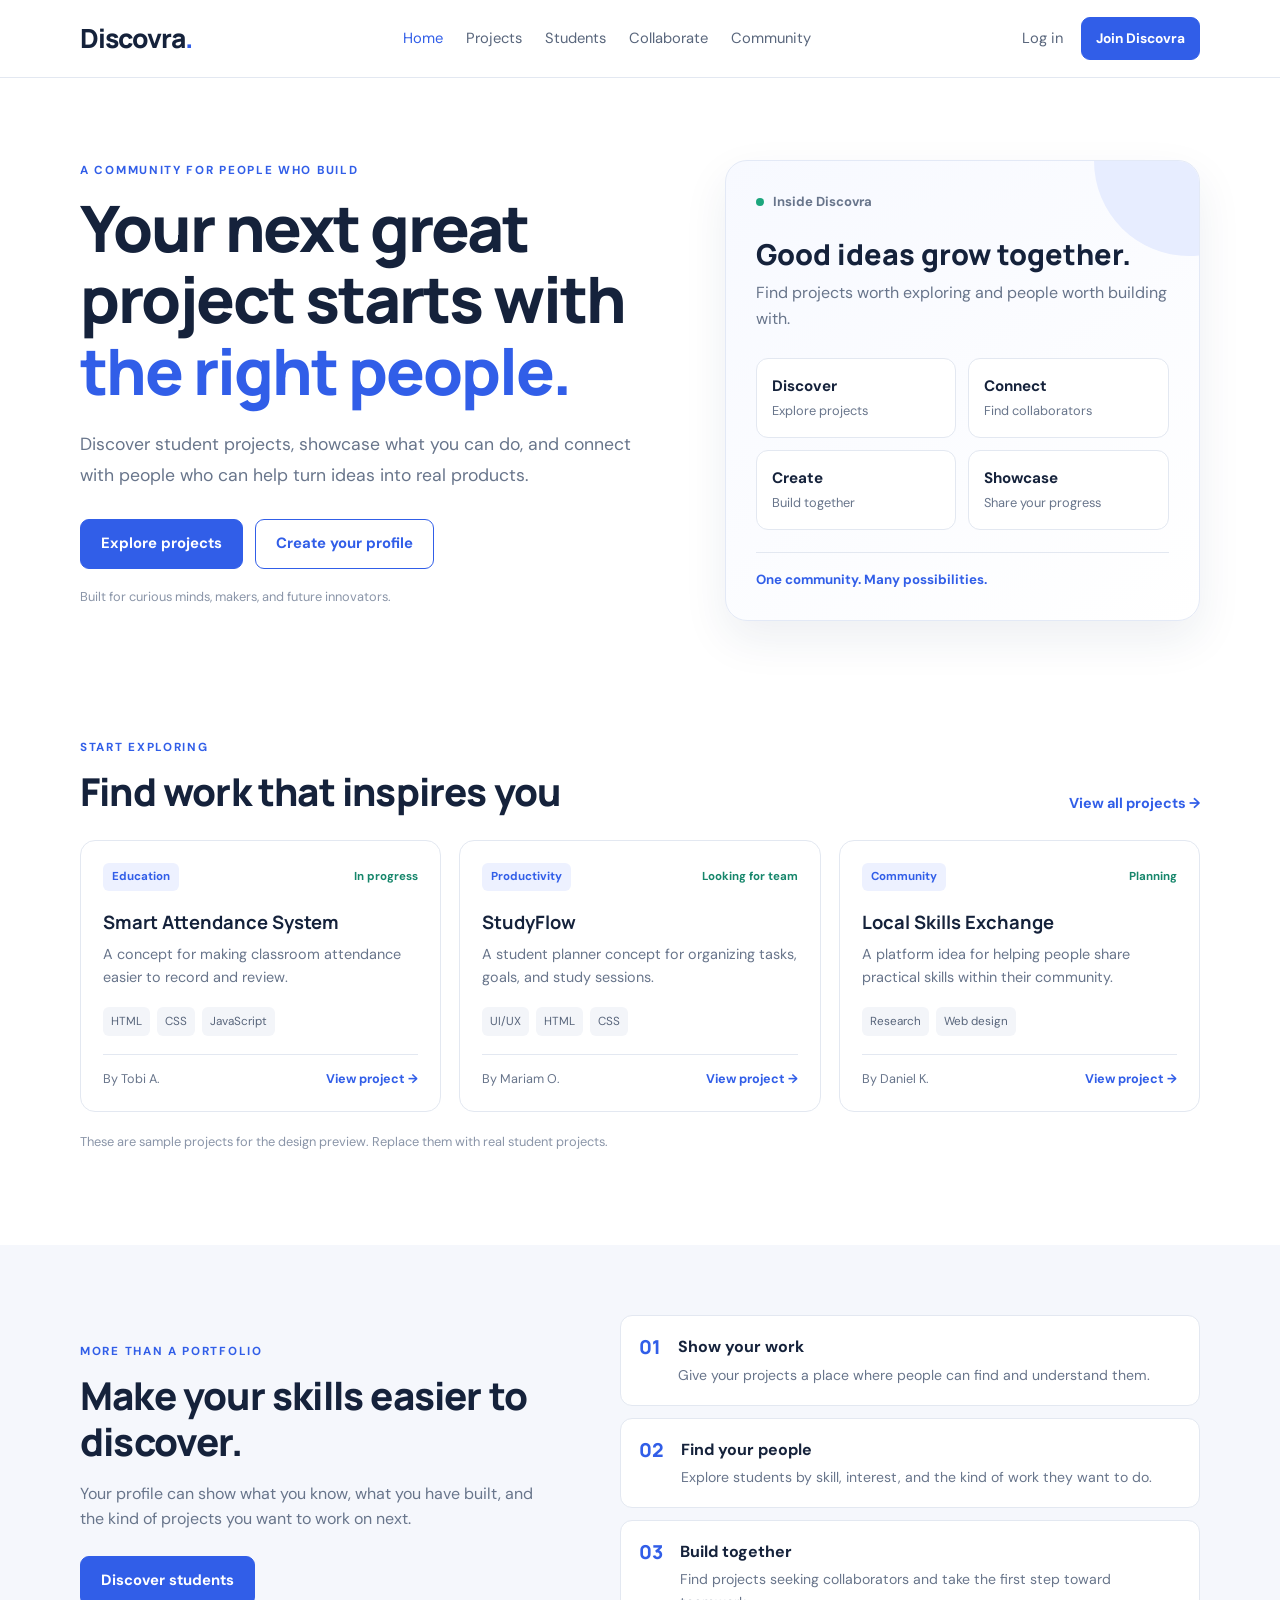
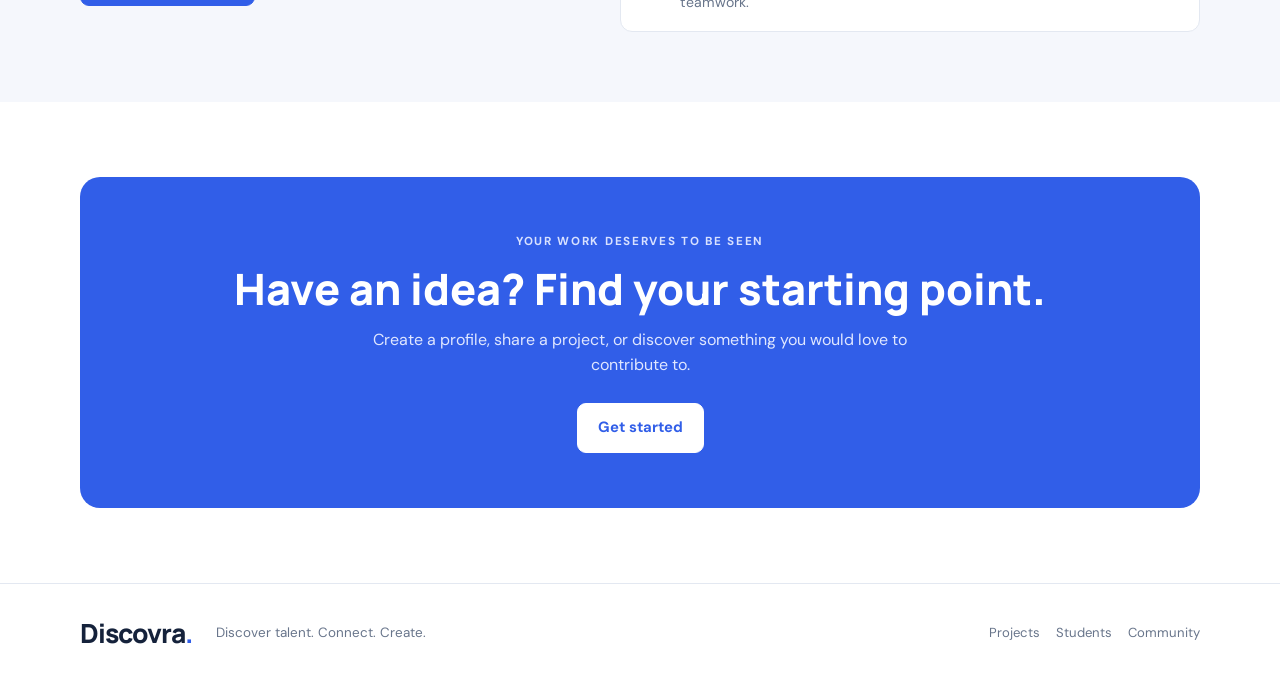
<file: index.html>
<!DOCTYPE html>
<html lang="en">
<head>
  <meta charset="UTF-8">
  <meta name="viewport" content="width=device-width, initial-scale=1.0">
  <title>Discovra | Discover. Connect. Create.</title>
  <link rel="stylesheet" href="./style.css">
</head>
<body>
  <header class="site-header">
    <a class="brand" href="./index.html">Discovra<span>.</span></a>
    <button class="menu-toggle" aria-label="Toggle navigation" aria-expanded="false">Menu</button>
    <nav class="main-nav" aria-label="Main navigation">
      <a class="active" href="./index.html">Home</a>
      <a href="./other html/projects.html">Projects</a>
      <a href="./other html/students.html">Students</a>
      <a href="./other html/collaborate.html">Collaborate</a>
      <a href="./other html/community.html">Community</a>
    </nav>
    <div class="header-actions">
      <a class="login-link" href="./other html/login.html">Log in</a>
      <a class="button button-small" href="./other html/signup.html">Join Discovra</a>
    </div>
  </header>

  <main>
    <section class="hero container">
      <div class="hero-copy">
        <p class="eyebrow">A community for people who build</p>
        <h1>Your next great project starts with <span>the right people.</span></h1>
        <p class="hero-text">Discover student projects, showcase what you can do, and connect with people who can help turn ideas into real products.</p>
        <div class="hero-actions">
          <a class="button" href="./other html/projects.html">Explore projects</a>
          <a class="button button-outline" href="./other html/signup.html">Create your profile</a>
        </div>
        <p class="small-note">Built for curious minds, makers, and future innovators.</p>
      </div>
      <div class="hero-panel">
        <div class="panel-top"><span class="status-dot"></span> Inside Discovra</div>
        <h2>Good ideas grow together.</h2>
        <p>Find projects worth exploring and people worth building with.</p>
        <div class="mini-stat-grid">
          <div><strong>Discover</strong><span>Explore projects</span></div>
          <div><strong>Connect</strong><span>Find collaborators</span></div>
          <div><strong>Create</strong><span>Build together</span></div>
          <div><strong>Showcase</strong><span>Share your progress</span></div>
        </div>
        <div class="panel-footer">One community. Many possibilities.</div>
      </div>
    </section>

    <section class="section container">
      <div class="section-heading">
        <div><p class="eyebrow">Start exploring</p><h2>Find work that inspires you</h2></div>
        <a class="text-link" href="./other html/projects.html">View all projects <span aria-hidden="true">→</span></a>
      </div>
      <div class="card-grid project-grid">
        <article class="project-card">
          <div class="card-top"><span class="tag">Education</span><span class="project-state">In progress</span></div>
          <h3>Smart Attendance System</h3>
          <p>A concept for making classroom attendance easier to record and review.</p>
          <div class="tag-row"><span>HTML</span><span>CSS</span><span>JavaScript</span></div>
          <div class="card-bottom"><span>By Tobi A.</span><a href="project-details.html">View project →</a></div>
        </article>
        <article class="project-card">
          <div class="card-top"><span class="tag">Productivity</span><span class="project-state">Looking for team</span></div>
          <h3>StudyFlow</h3>
          <p>A student planner concept for organizing tasks, goals, and study sessions.</p>
          <div class="tag-row"><span>UI/UX</span><span>HTML</span><span>CSS</span></div>
          <div class="card-bottom"><span>By Mariam O.</span><a href="project-details.html">View project →</a></div>
        </article>
        <article class="project-card">
          <div class="card-top"><span class="tag">Community</span><span class="project-state">Planning</span></div>
          <h3>Local Skills Exchange</h3>
          <p>A platform idea for helping people share practical skills within their community.</p>
          <div class="tag-row"><span>Research</span><span>Web design</span></div>
          <div class="card-bottom"><span>By Daniel K.</span><a href="./other html/project-details.html">View project →</a></div>
        </article>
      </div>
      <p class="demo-note">These are sample projects for the design preview. Replace them with real student projects.</p>
    </section>

    <section class="section section-soft">
      <div class="container split-section">
        <div><p class="eyebrow">More than a portfolio</p><h2>Make your skills easier to discover.</h2><p class="section-text">Your profile can show what you know, what you have built, and the kind of projects you want to work on next.</p><a class="button" href="students.html">Discover students</a></div>
        <div class="feature-list">
          <div class="feature-item"><span class="feature-number">01</span><div><h3>Show your work</h3><p>Give your projects a place where people can find and understand them.</p></div></div>
          <div class="feature-item"><span class="feature-number">02</span><div><h3>Find your people</h3><p>Explore students by skill, interest, and the kind of work they want to do.</p></div></div>
          <div class="feature-item"><span class="feature-number">03</span><div><h3>Build together</h3><p>Find projects seeking collaborators and take the first step toward teamwork.</p></div></div>
        </div>
      </div>
    </section>

    <section class="cta-section container">
      <p class="eyebrow">Your work deserves to be seen</p>
      <h2>Have an idea? Find your starting point.</h2>
      <p>Create a profile, share a project, or discover something you would love to contribute to.</p>
      <a class="button button-light" href="../other html/signup.html">Get started</a>
    </section>
  </main>

  <footer class="site-footer">
    <div class="container footer-inner"><a class="brand" href="../index.html">Discovra<span>.</span></a><p>Discover talent. Connect. Create.</p><div class="footer-links"><a href="./other html/projects.html">Projects</a><a href="./other html/students.html">Students</a><a href="./other html/community.html">Community</a></div></div>
  </footer>
  <script src="./script.js"></script>
</body>
</html>
</file>
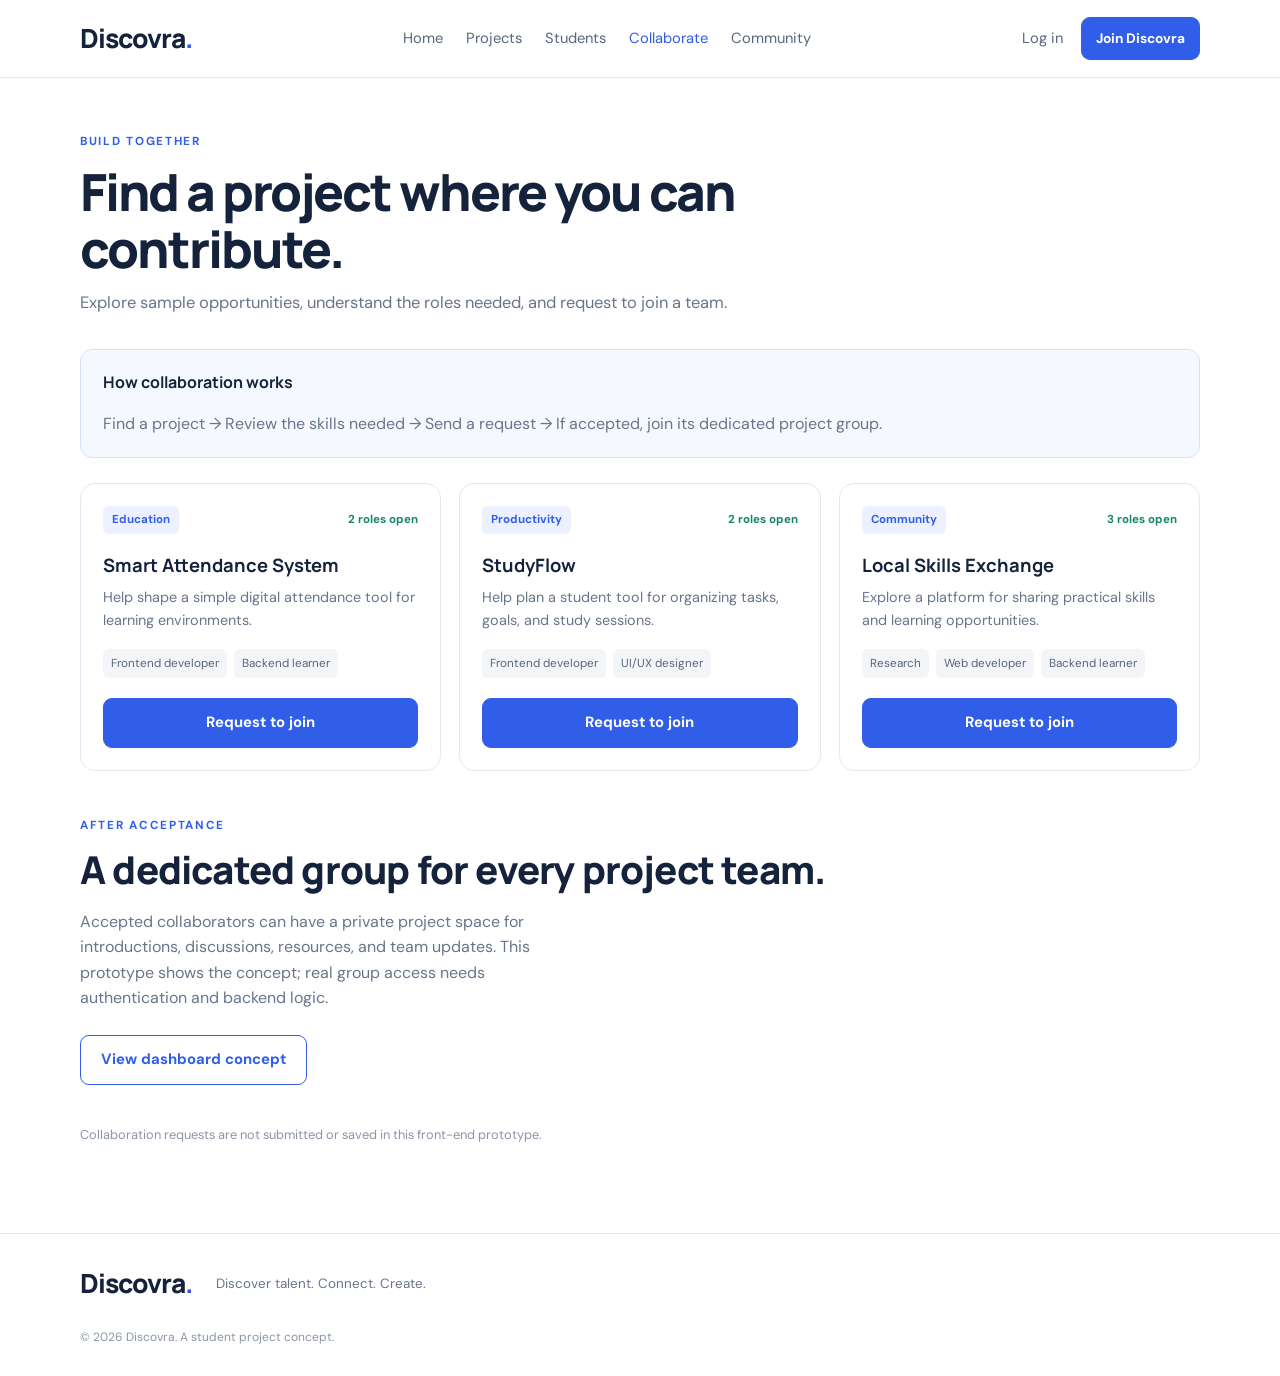
<file: other html/collaborate.html>
<!DOCTYPE html>
<html lang="en">

<head>
    <meta charset="UTF-8">
    <meta name="viewport" content="width=device-width, initial-scale=1.0">
    <title>Collaborate | Discovra</title>
    <link rel="stylesheet" href="../other css/style.css">
</head>

<body>
    <header class="site-header"><a class="brand" href="../index.html">Discovra<span>.</span></a><button class="menu-toggle"
            aria-label="Toggle navigation" aria-expanded="false">Menu</button>
        <nav class="main-nav"><a href="../index.html">Home</a><a href="projects.html">Projects</a><a
                href="../other html/students.html">Students</a><a class="active" href="collaborate.html">Collaborate</a><a
                href="../other html/community.html">Community</a></nav>
        <div class="header-actions"><a class="login-link" href="../other html/login.html">Log in</a><a class="button button-small"
                href="../other html/signup.html">Join Discovra</a></div>
    </header>
    <main class="container page-main">
        <section class="page-intro">
            <p class="eyebrow">Build together</p>
            <h1>Find a project where you can contribute.</h1>
            <p>Explore sample opportunities, understand the roles needed, and request to join a team.</p>
        </section>
        <div class="notice-box"><strong>How collaboration works</strong>
            <p>Find a project → Review the skills needed → Send a request → If accepted, join its dedicated project
                group.</p>
        </div>
        <div class="card-grid project-grid">
            <article class="project-card">
                <div class="card-top"><span class="tag">Education</span><span class="project-state">2 roles open</span>
                </div>
                <h3>Smart Attendance System</h3>
                <p>Help shape a simple digital attendance tool for learning environments.</p>
                <div class="role-pills"><span>Frontend developer</span><span>Backend learner</span></div><a
                    class="button button-full" href="../other html/login.html">Request to join</a>
            </article>
            <article class="project-card">
                <div class="card-top"><span class="tag">Productivity</span><span class="project-state">2 roles
                        open</span></div>
                <h3>StudyFlow</h3>
                <p>Help plan a student tool for organizing tasks, goals, and study sessions.</p>
                <div class="role-pills"><span>Frontend developer</span><span>UI/UX designer</span></div><a
                    class="button button-full" href="../other html/login.html">Request to join</a>
            </article>
            <article class="project-card">
                <div class="card-top"><span class="tag">Community</span><span class="project-state">3 roles open</span>
                </div>
                <h3>Local Skills Exchange</h3>
                <p>Explore a platform for sharing practical skills and learning opportunities.</p>
                <div class="role-pills"><span>Research</span><span>Web developer</span><span>Backend learner</span>
                </div><a class="button button-full" href="../other html/login.html">Request to join</a>
            </article>
        </div>
        <section class="section compact-section">
            <p class="eyebrow">After acceptance</p>
            <h2>A dedicated group for every project team.</h2>
            <p class="section-text">Accepted collaborators can have a private project space for introductions,
                discussions, resources, and team updates. This prototype shows the concept; real group access needs
                authentication and backend logic.</p><a class="button button-outline" href="../other html/login.html">View dashboard
                concept</a>
        </section>
        <p class="demo-note">Collaboration requests are not submitted or saved in this front-end prototype.</p>
    </main>
    <footer class="site-footer">
        <div class="container footer-inner"><a class="brand" href="../index (2).html">Discovra<span>.</span></a>
            <p>Discover talent. Connect. Create.</p><small>© 2026 Discovra. A student project concept.</small>
        </div>
    </footer>
    <script src="../script.js"></script>
</body>

</html>
</file>
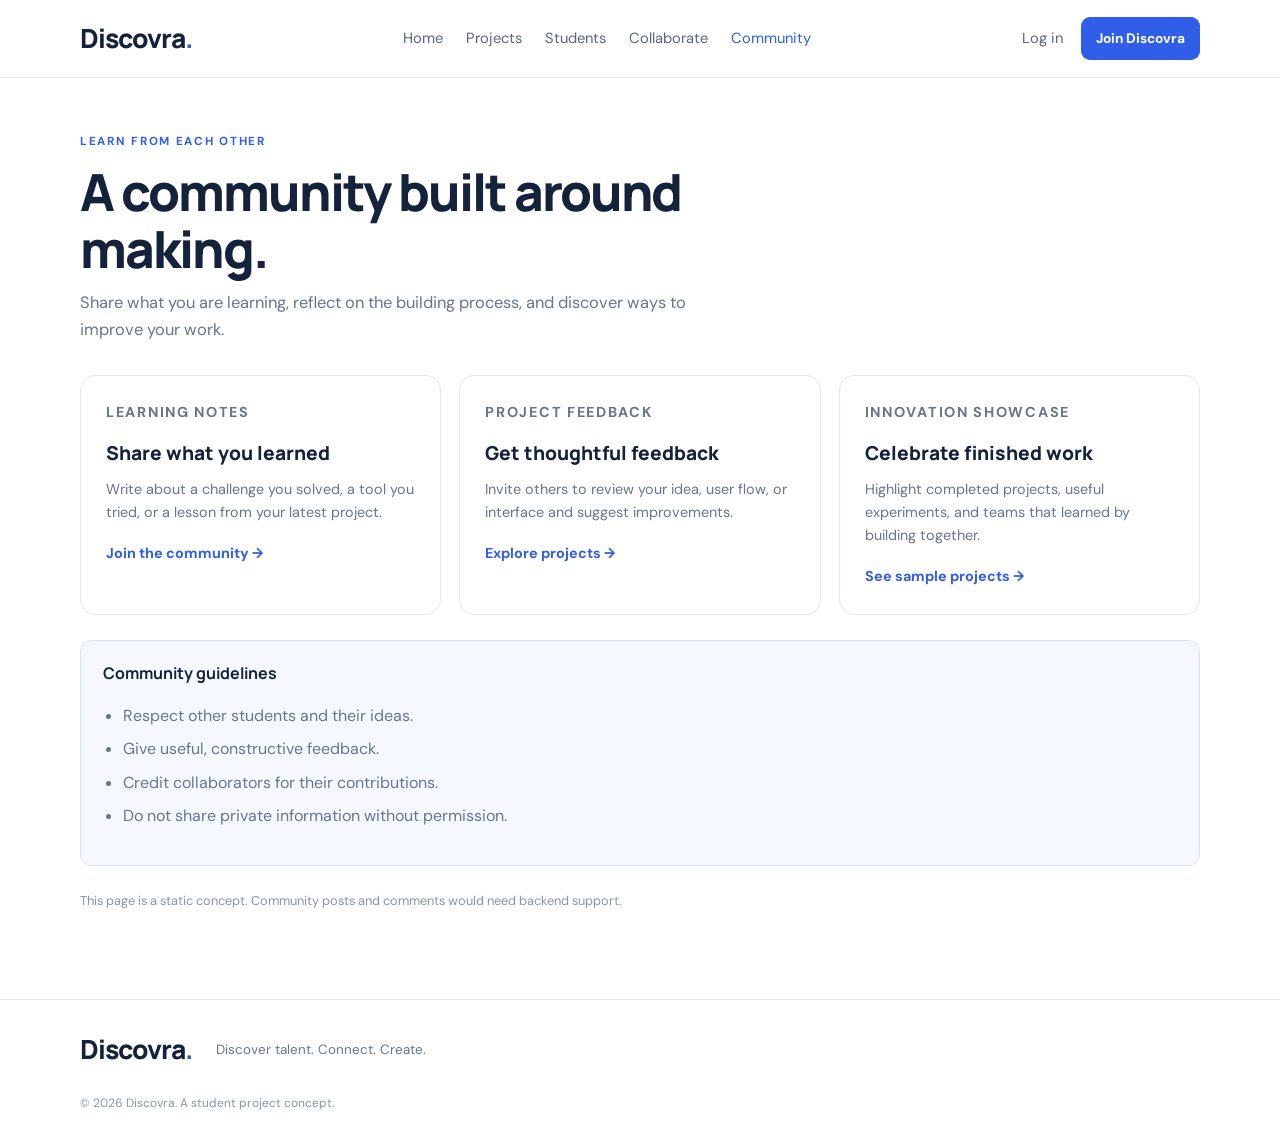
<file: other html/community.html>
<!DOCTYPE html>
<html lang="en">

<head>
    <meta charset="UTF-8">
    <meta name="viewport" content="width=device-width, initial-scale=1.0">
    <title>Community | Discovra</title>
    <link rel="stylesheet" href="../other css/style.css">
</head>

<body>
    <header class="site-header"><a class="brand" href="index.html">Discovra<span>.</span></a><button class="menu-toggle"
            aria-label="Toggle navigation" aria-expanded="false">Menu</button>
        <nav class="main-nav"><a href="../index.html">Home</a><a href="projects.html">Projects</a><a
                href="../other html/students.html">Students</a><a href="collaborate.html">Collaborate</a><a class="active"
                href="../other html/community.html">Community</a></nav>
        <div class="header-actions"><a class="login-link" href="../other html/login.html">Log in</a><a class="button button-small"
                href="../other html/signup.html">Join Discovra</a></div>
    </header>
    <main class="container page-main">
        <section class="page-intro">
            <p class="eyebrow">Learn from each other</p>
            <h1>A community built around making.</h1>
            <p>Share what you are learning, reflect on the building process, and discover ways to improve your work.</p>
        </section>
        <div class="card-grid community-grid">
            <article class="content-card">
                <p class="eyebrow">Learning notes</p>
                <h2>Share what you learned</h2>
                <p>Write about a challenge you solved, a tool you tried, or a lesson from your latest project.</p><a
                    class="text-link" href="../other html/signup.html">Join the community →</a>
            </article>
            <article class="content-card">
                <p class="eyebrow">Project feedback</p>
                <h2>Get thoughtful feedback</h2>
                <p>Invite others to review your idea, user flow, or interface and suggest improvements.</p><a
                    class="text-link" href="../other html/projects.html">Explore projects →</a>
            </article>
            <article class="content-card">
                <p class="eyebrow">Innovation showcase</p>
                <h2>Celebrate finished work</h2>
                <p>Highlight completed projects, useful experiments, and teams that learned by building together.</p><a
                    class="text-link" href="../other html/projects.html">See sample projects →</a>
            </article>
        </div>
        <div class="notice-box"><strong>Community guidelines</strong>
            <ul class="clean-list">
                <li>Respect other students and their ideas.</li>
                <li>Give useful, constructive feedback.</li>
                <li>Credit collaborators for their contributions.</li>
                <li>Do not share private information without permission.</li>
            </ul>
        </div>
        <p class="demo-note">This page is a static concept. Community posts and comments would need backend support.</p>
    </main>
    <footer class="site-footer">
        <div class="container footer-inner"><a class="brand" href="../index (2).html">Discovra<span>.</span></a>
            <p>Discover talent. Connect. Create.</p><small>© 2026 Discovra. A student project concept.</small>
        </div>
    </footer>
    <script src="../script.js"></script>
</body>

</html>
</file>
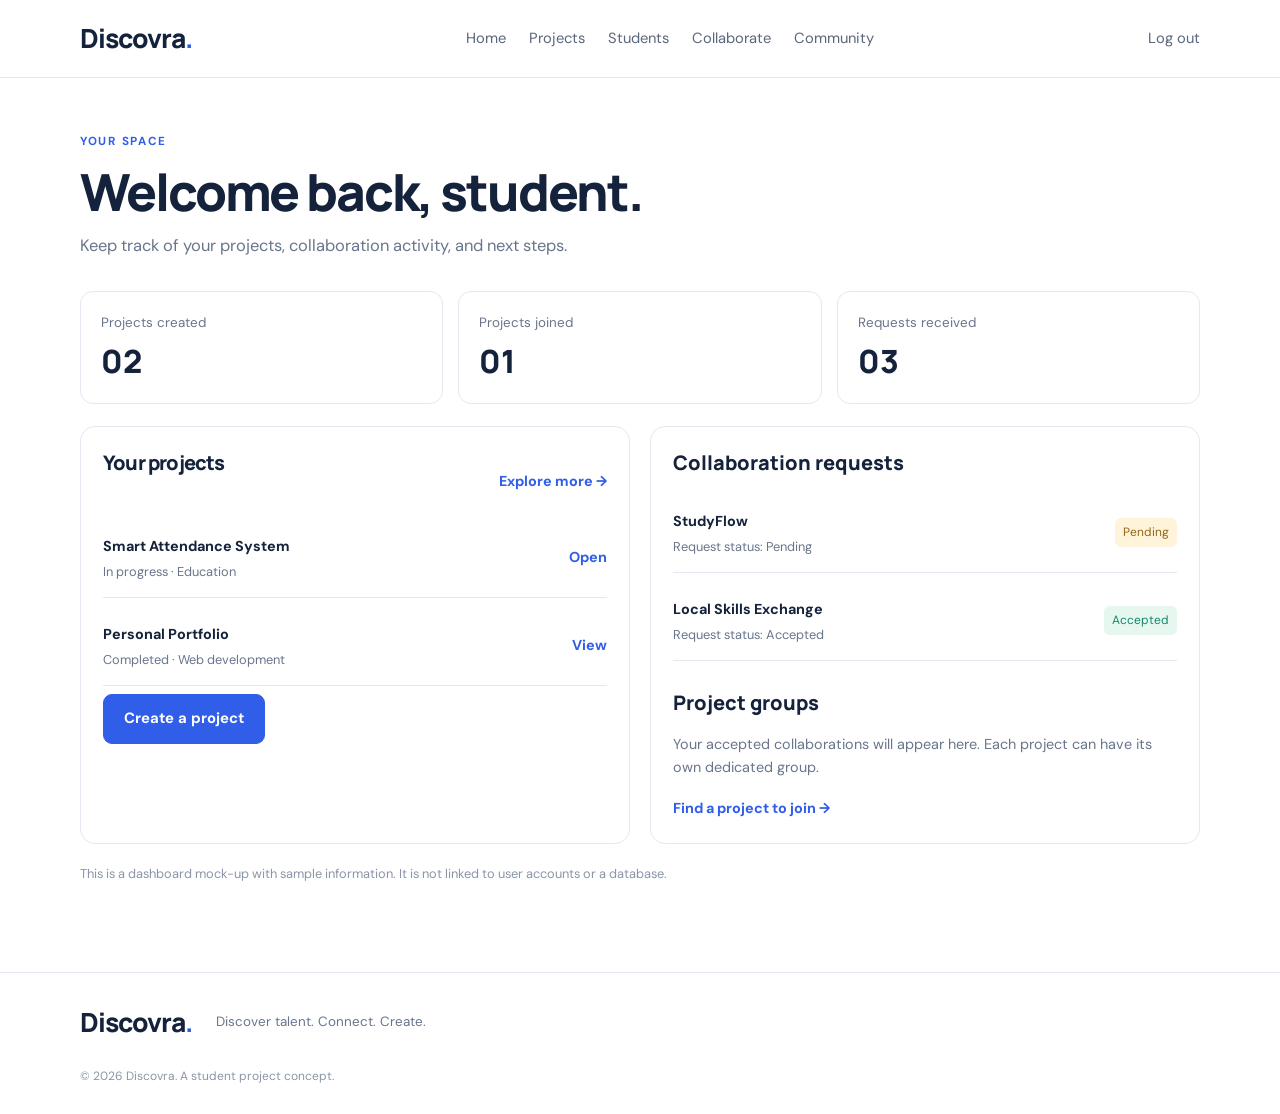
<file: other html/dashboard.html>
<!DOCTYPE html>
<html lang="en">

<head>
    <meta charset="UTF-8">
    <meta name="viewport" content="width=device-width, initial-scale=1.0">
    <title>Dashboard | Discovra</title>
    <link rel="stylesheet" href="../other css/style.css">
</head>

<body>
    <header class="site-header"><a class="brand" href="../index.html">Discovra<span>.</span></a><button class="menu-toggle"
            aria-label="Toggle navigation" aria-expanded="false">Menu</button>
        <nav class="main-nav"><a href="../index.html">Home</a><a href="projects.html">Projects</a><a
                href="../other html/students.html">Students</a><a href="collaborate.html">Collaborate</a><a
                href="../other html/community.html">Community</a></nav>
        <div class="header-actions"><a class="login-link" href="../other html/login.html">Log out</a></div>
    </header>
    <main class="container page-main">
        <section class="page-intro">
            <p class="eyebrow">Your space</p>
            <h1>Welcome back, student.</h1>
            <p>Keep track of your projects, collaboration activity, and next steps.</p>
        </section>
        <div class="dashboard-stats">
            <div class="stat-card"><span>Projects created</span><strong>02</strong></div>
            <div class="stat-card"><span>Projects joined</span><strong>01</strong></div>
            <div class="stat-card"><span>Requests received</span><strong>03</strong></div>
        </div>
        <div class="dashboard-columns">
            <section class="content-card">
                <div class="section-heading">
                    <h2>Your projects</h2><a class="text-link" href="../other html/projects.html">Explore more →</a>
                </div>
                <div class="dashboard-row">
                    <div><strong>Smart Attendance System</strong>
                        <p>In progress · Education</p>
                    </div><a class="text-link" href="../other html/project-details.html">Open</a>
                </div>
                <div class="dashboard-row">
                    <div><strong>Personal Portfolio</strong>
                        <p>Completed · Web development</p>
                    </div><a class="text-link" href="../other html/projects.html">View</a>
                </div><a class="button" href="../other html/signup.html">Create a project</a>
            </section>
            <section class="content-card">
                <h2>Collaboration requests</h2>
                <div class="dashboard-row">
                    <div><strong>StudyFlow</strong>
                        <p>Request status: Pending</p>
                    </div><span class="status-label">Pending</span>
                </div>
                <div class="dashboard-row">
                    <div><strong>Local Skills Exchange</strong>
                        <p>Request status: Accepted</p>
                    </div><span class="status-label status-success">Accepted</span>
                </div>
                <h2 class="spaced-heading">Project groups</h2>
                <p class="muted">Your accepted collaborations will appear here. Each project can have its own dedicated
                    group.</p><a class="text-link" href="../other html/collaborate.html">Find a project to join →</a>
            </section>
        </div>
        <p class="demo-note">This is a dashboard mock-up with sample information. It is not linked to user accounts or a
            database.</p>
    </main>
    <footer class="site-footer">
        <div class="container footer-inner"><a class="brand" href="../index (2).html">Discovra<span>.</span></a>
            <p>Discover talent. Connect. Create.</p><small>© 2026 Discovra. A student project concept.</small>
        </div>
    </footer>
    <script src="../script.js"></script>
</body>

</html>
</file>
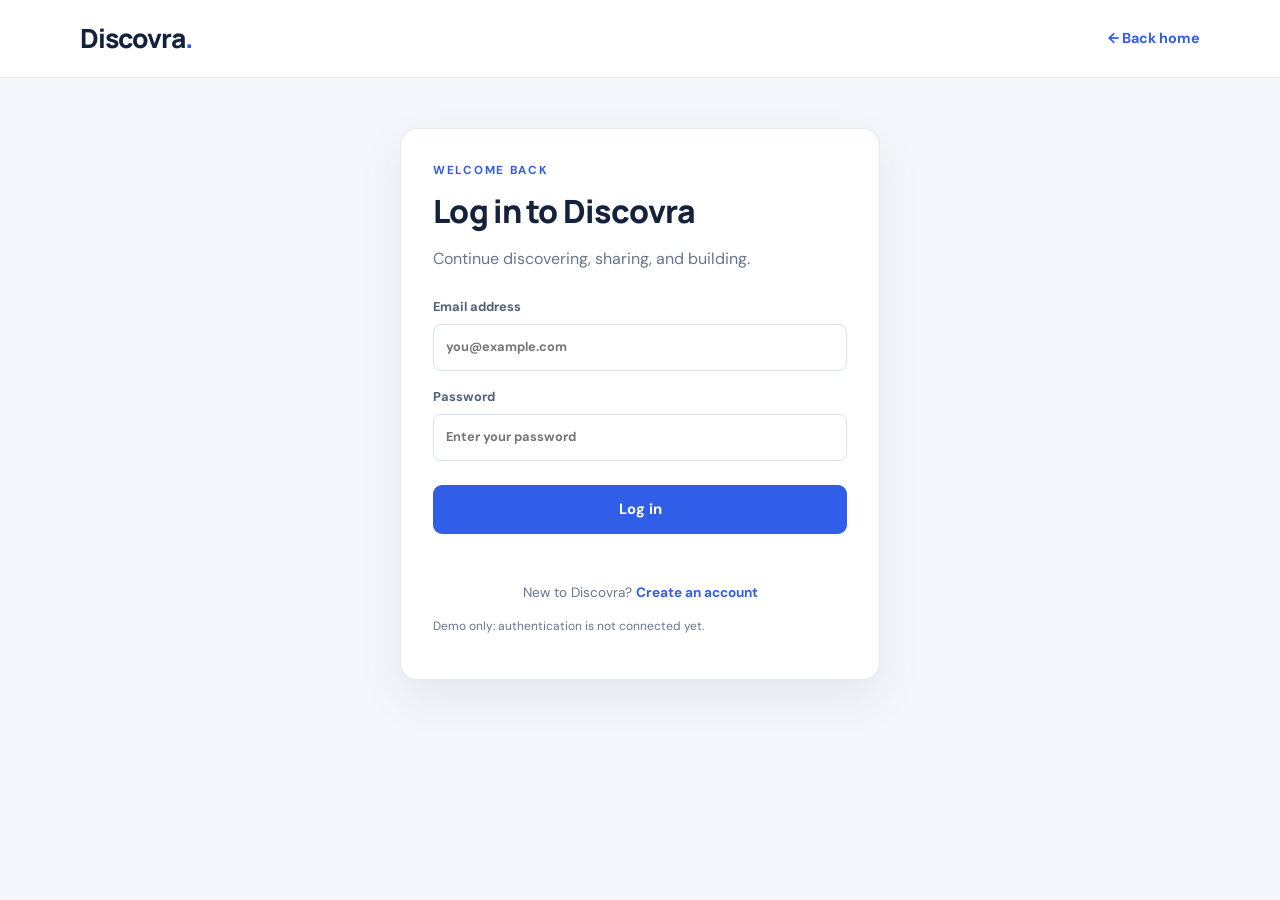
<file: other html/login.html>
<!DOCTYPE html>
<html lang="en">

<head>
    <meta charset="UTF-8">
    <meta name="viewport" content="width=device-width, initial-scale=1.0">
    <title>Log In | Discovra</title>
    <link rel="stylesheet" href="../other css/style.css">
</head>

<body class="auth-page">
    <header class="site-header"><a class="brand" href="../index.html">Discovra<span>.</span></a><a class="text-link"
            href="../index.html">← Back home</a></header>
    <main class="auth-wrap">
        <form class="auth-card demo-form">
            <p class="eyebrow">Welcome back</p>
            <h1>Log in to Discovra</h1>
            <p class="muted">Continue discovering, sharing, and building.</p><label>Email address<input type="email"
                    name="email" placeholder="you@example.com" required></label><label>Password<input type="password"
                    name="password" placeholder="Enter your password" required></label><button
                class="button button-full" type="submit">Log in</button>
            <p class="form-message" aria-live="polite"></p>
            <p class="auth-switch">New to Discovra? <a href="../other html/signup.html">Create an account</a></p>
            <p class="tiny-note">Demo only: authentication is not connected yet.</p>
        </form>
    </main>
    <script src="../script.js"></script>
</body>

</html>
</file>
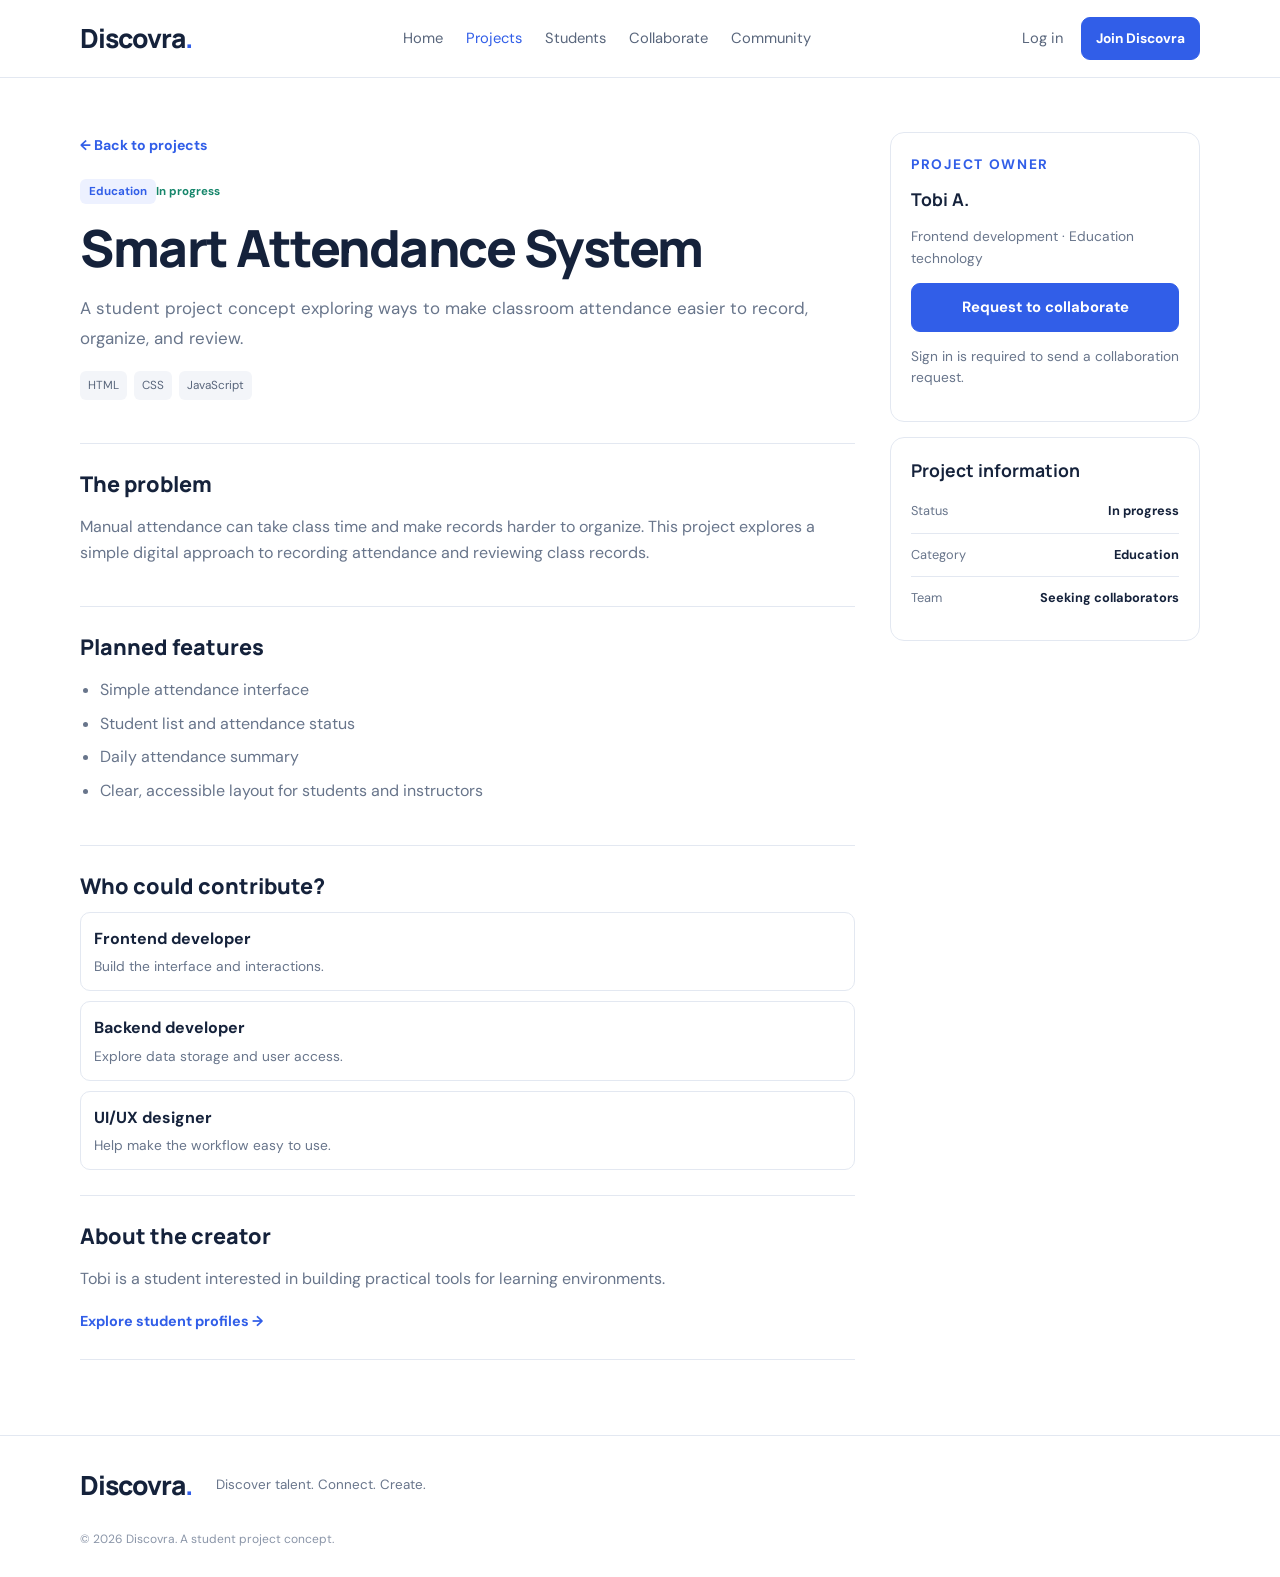
<file: other html/project-details.html>
<!DOCTYPE html>
<html lang="en">

<head>
  <meta charset="UTF-8">
  <meta name="viewport" content="width=device-width, initial-scale=1.0">
  <title>Project Details | Discovra</title>
  <link rel="stylesheet" href="../other css/style.css">
</head>

<body>
  <header class="site-header"><a class="brand" href="../index (2).html">Discovra<span>.</span></a><button class="menu-toggle"
      aria-label="Toggle navigation" aria-expanded="false">Menu</button>
    <nav class="main-nav"><a href="../index (2).html">Home</a><a class="active" href="projects.html">Projects</a><a
        href="students.html">Students</a><a href="../other html/collaborate.html">Collaborate</a><a
        href="../other html/community.html">Community</a></nav>
    <div class="header-actions"><a class="login-link" href="../other html/login.html">Log in</a><a class="button button-small"
        href="../other html/signup.html">Join Discovra</a></div>
  </header>
  <main class="container page-main detail-layout">
    <article class="detail-content"><a class="back-link" href="../other html/projects.html">← Back to projects</a>
      <div class="detail-heading"><span class="tag">Education</span><span class="project-state">In progress</span>
        <h1>Smart Attendance System</h1>
        <p class="lead">A student project concept exploring ways to make classroom attendance easier to record,
          organize, and review.</p>
        <div class="tag-row"><span>HTML</span><span>CSS</span><span>JavaScript</span></div>
      </div>
      <section class="content-section">
        <h2>The problem</h2>
        <p>Manual attendance can take class time and make records harder to organize. This project explores a simple
          digital approach to recording attendance and reviewing class records.</p>
      </section>
      <section class="content-section">
        <h2>Planned features</h2>
        <ul class="clean-list">
          <li>Simple attendance interface</li>
          <li>Student list and attendance status</li>
          <li>Daily attendance summary</li>
          <li>Clear, accessible layout for students and instructors</li>
        </ul>
      </section>
      <section class="content-section">
        <h2>Who could contribute?</h2>
        <div class="role-list">
          <div><strong>Frontend developer</strong><span>Build the interface and interactions.</span></div>
          <div><strong>Backend developer</strong><span>Explore data storage and user access.</span></div>
          <div><strong>UI/UX designer</strong><span>Help make the workflow easy to use.</span></div>
        </div>
      </section>
      <section class="content-section">
        <h2>About the creator</h2>
        <p>Tobi is a student interested in building practical tools for learning environments.</p><a class="text-link"
          href="students.html">Explore student profiles →</a>
      </section>
    </article>
    <aside class="detail-sidebar">
      <div class="side-card">
        <p class="eyebrow">Project owner</p>
        <h3>Tobi A.</h3>
        <p class="muted">Frontend development · Education technology</p><a class="button button-full"
          href="login.html">Request to collaborate</a>
        <p class="tiny-note">Sign in is required to send a collaboration request.</p>
      </div>
      <div class="side-card">
        <h3>Project information</h3>
        <div class="info-row"><span>Status</span><strong>In progress</strong></div>
        <div class="info-row"><span>Category</span><strong>Education</strong></div>
        <div class="info-row"><span>Team</span><strong>Seeking collaborators</strong></div>
      </div>
    </aside>
  </main>
  <footer class="site-footer">
    <div class="container footer-inner"><a class="brand" href="../index (2).html">Discovra<span>.</span></a>
      <p>Discover talent. Connect. Create.</p><small>© 2026 Discovra. A student project concept.</small>
    </div>
  </footer>
  <script src="../script.js"></script>
</body>

</html>
</file>
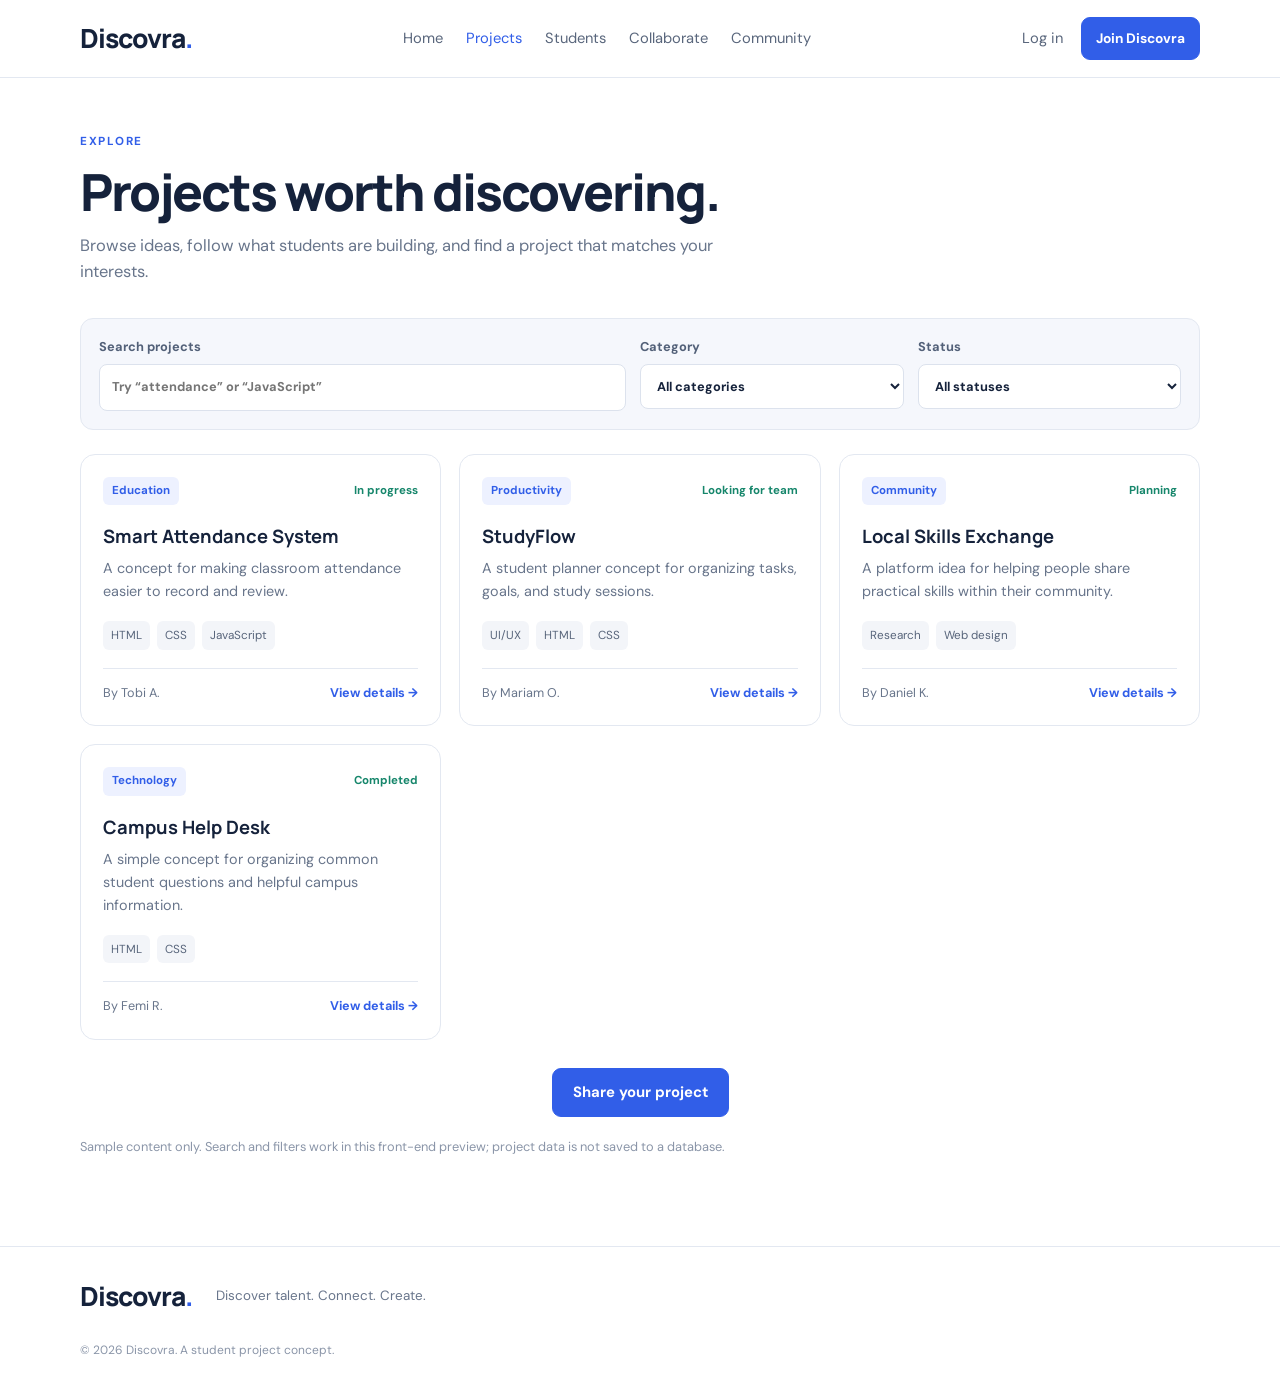
<file: other html/projects.html>
<!DOCTYPE html>
<html lang="en">

<head>
  <meta charset="UTF-8">
  <meta name="viewport" content="width=device-width, initial-scale=1.0">
  <title>Explore Projects | Discovra</title>
  <link rel="stylesheet" href="../other css/style.css">
</head>

<body>
  <header class="site-header"><a class="brand" href="../index.html">Discovra<span>.</span></a><button class="menu-toggle"
      aria-label="Toggle navigation" aria-expanded="false">Menu</button>
    <nav class="main-nav"><a href="../index.html">Home</a><a class="active" href="../other html/projects.html">Projects</a><a
        href="../other html/students.html">Students</a><a href="../other html/collaborate.html">Collaborate</a><a
        href="../other html/community.html">Community</a></nav>
    <div class="header-actions"><a class="login-link" href="../other html/login.html">Log in</a><a class="button button-small"
        href="../other html/signup.html">Join Discovra</a></div>
  </header>
  <main class="container page-main">
    <section class="page-intro">
      <p class="eyebrow">Explore</p>
      <h1>Projects worth discovering.</h1>
      <p>Browse ideas, follow what students are building, and find a project that matches your interests.</p>
    </section>
    <div class="filter-bar"><label class="search-field"><span>Search projects</span><input id="project-search"
          type="search" placeholder="Try “attendance” or “JavaScript”"></label><label
        class="filter-field"><span>Category</span><select id="category-filter">
          <option value="all">All categories</option>
          <option>Education</option>
          <option>Productivity</option>
          <option>Community</option>
          <option>Technology</option>
        </select></label><label class="filter-field"><span>Status</span><select id="status-filter">
          <option value="all">All statuses</option>
          <option>Planning</option>
          <option>In progress</option>
          <option>Looking for team</option>
          <option>Completed</option>
        </select></label></div>
    <div class="card-grid project-grid" id="projects-list">
      <article class="project-card searchable-card" data-name="smart attendance system classroom"
        data-category="Education" data-status="In progress" data-tech="html css javascript">
        <div class="card-top"><span class="tag">Education</span><span class="project-state">In progress</span></div>
        <h3>Smart Attendance System</h3>
        <p>A concept for making classroom attendance easier to record and review.</p>
        <div class="tag-row"><span>HTML</span><span>CSS</span><span>JavaScript</span></div>
        <div class="card-bottom"><span>By Tobi A.</span><a href="project-details.html">View details →</a></div>
      </article>
      <article class="project-card searchable-card" data-name="studyflow student planner study tasks"
        data-category="Productivity" data-status="Looking for team" data-tech="ui ux html css">
        <div class="card-top"><span class="tag">Productivity</span><span class="project-state">Looking for team</span>
        </div>
        <h3>StudyFlow</h3>
        <p>A student planner concept for organizing tasks, goals, and study sessions.</p>
        <div class="tag-row"><span>UI/UX</span><span>HTML</span><span>CSS</span></div>
        <div class="card-bottom"><span>By Mariam O.</span><a href="project-details.html">View details →</a></div>
      </article>
      <article class="project-card searchable-card" data-name="local skills exchange community skills"
        data-category="Community" data-status="Planning" data-tech="research web design">
        <div class="card-top"><span class="tag">Community</span><span class="project-state">Planning</span></div>
        <h3>Local Skills Exchange</h3>
        <p>A platform idea for helping people share practical skills within their community.</p>
        <div class="tag-row"><span>Research</span><span>Web design</span></div>
        <div class="card-bottom"><span>By Daniel K.</span><a href="project-details.html">View details →</a></div>
      </article>
      <article class="project-card searchable-card" data-name="campus help desk support" data-category="Technology"
        data-status="Completed" data-tech="html css">
        <div class="card-top"><span class="tag">Technology</span><span class="project-state">Completed</span></div>
        <h3>Campus Help Desk</h3>
        <p>A simple concept for organizing common student questions and helpful campus information.</p>
        <div class="tag-row"><span>HTML</span><span>CSS</span></div>
        <div class="card-bottom"><span>By Femi R.</span><a href="project-details.html">View details →</a></div>
      </article>
      <p id="empty-state" class="empty-state" hidden>No projects match those filters. Try a different search.</p>
    </div>
    <div class="center-action"><a class="button" href="signup.html">Share your project</a></div>
    <p class="demo-note">Sample content only. Search and filters work in this front-end preview; project data is not
      saved to a database.</p>
  </main>
  <footer class="site-footer">
    <div class="container footer-inner"><a class="brand" href="index.html">Discovra<span>.</span></a>
      <p>Discover talent. Connect. Create.</p><small>© 2026 Discovra. A student project concept.</small>
    </div>
  </footer>
  <script src="../script.js"></script>
</body>

</html>
</file>
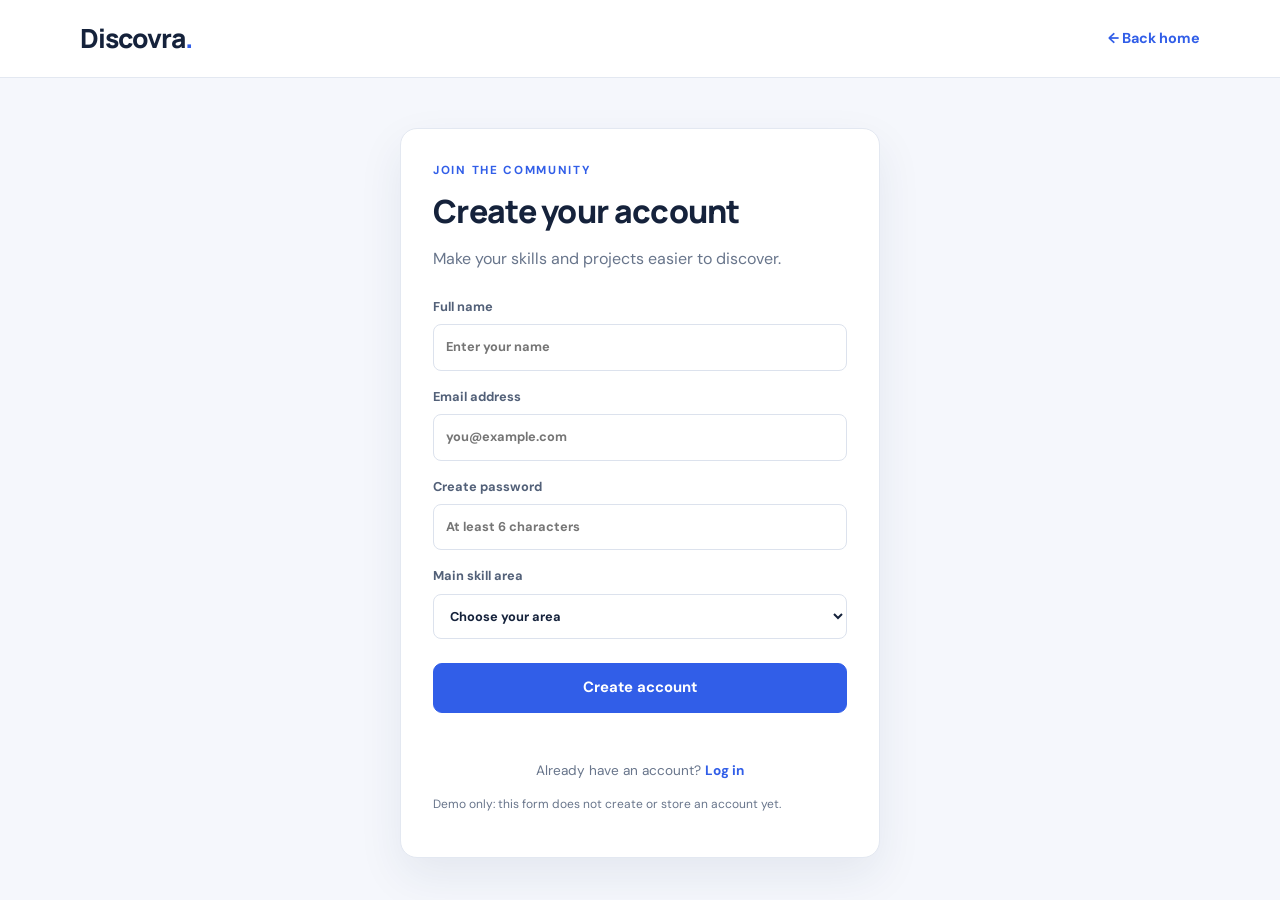
<file: other html/signup.html>
<!DOCTYPE html>
<html lang="en">

<head>
    <meta charset="UTF-8">
    <meta name="viewport" content="width=device-width, initial-scale=1.0">
    <title>Create Account | Discovra</title>
    <link rel="stylesheet" href="../other css/style.css">
</head>

<body class="auth-page">
    <header class="site-header"><a class="brand" href="../index.html">Discovra<span>.</span></a><a class="text-link"
            href="../index.html">← Back home</a></header>
    <main class="auth-wrap">
        <form class="auth-card demo-form">
            <p class="eyebrow">Join the community</p>
            <h1>Create your account</h1>
            <p class="muted">Make your skills and projects easier to discover.</p><label>Full name<input type="text"
                    name="name" placeholder="Enter your name" required></label><label>Email address<input type="email"
                    name="email" placeholder="you@example.com" required></label><label>Create password<input
                    type="password" name="password" minlength="6" placeholder="At least 6 characters"
                    required></label><label>Main skill area<select required>
                    <option value="">Choose your area</option>
                    <option>Frontend development</option>
                    <option>Backend development</option>
                    <option>UI/UX design</option>
                    <option>Data and AI</option>
                    <option>Engineering and hardware</option>
                    <option>Other</option>
                </select></label><button class="button button-full" type="submit">Create account</button>
            <p class="form-message" aria-live="polite"></p>
            <p class="auth-switch">Already have an account? <a href="../other html/login.html">Log in</a></p>
            <p class="tiny-note">Demo only: this form does not create or store an account yet.</p>
        </form>
    </main>
    <script src="../script.js"></script>
</body>

</html>
</file>
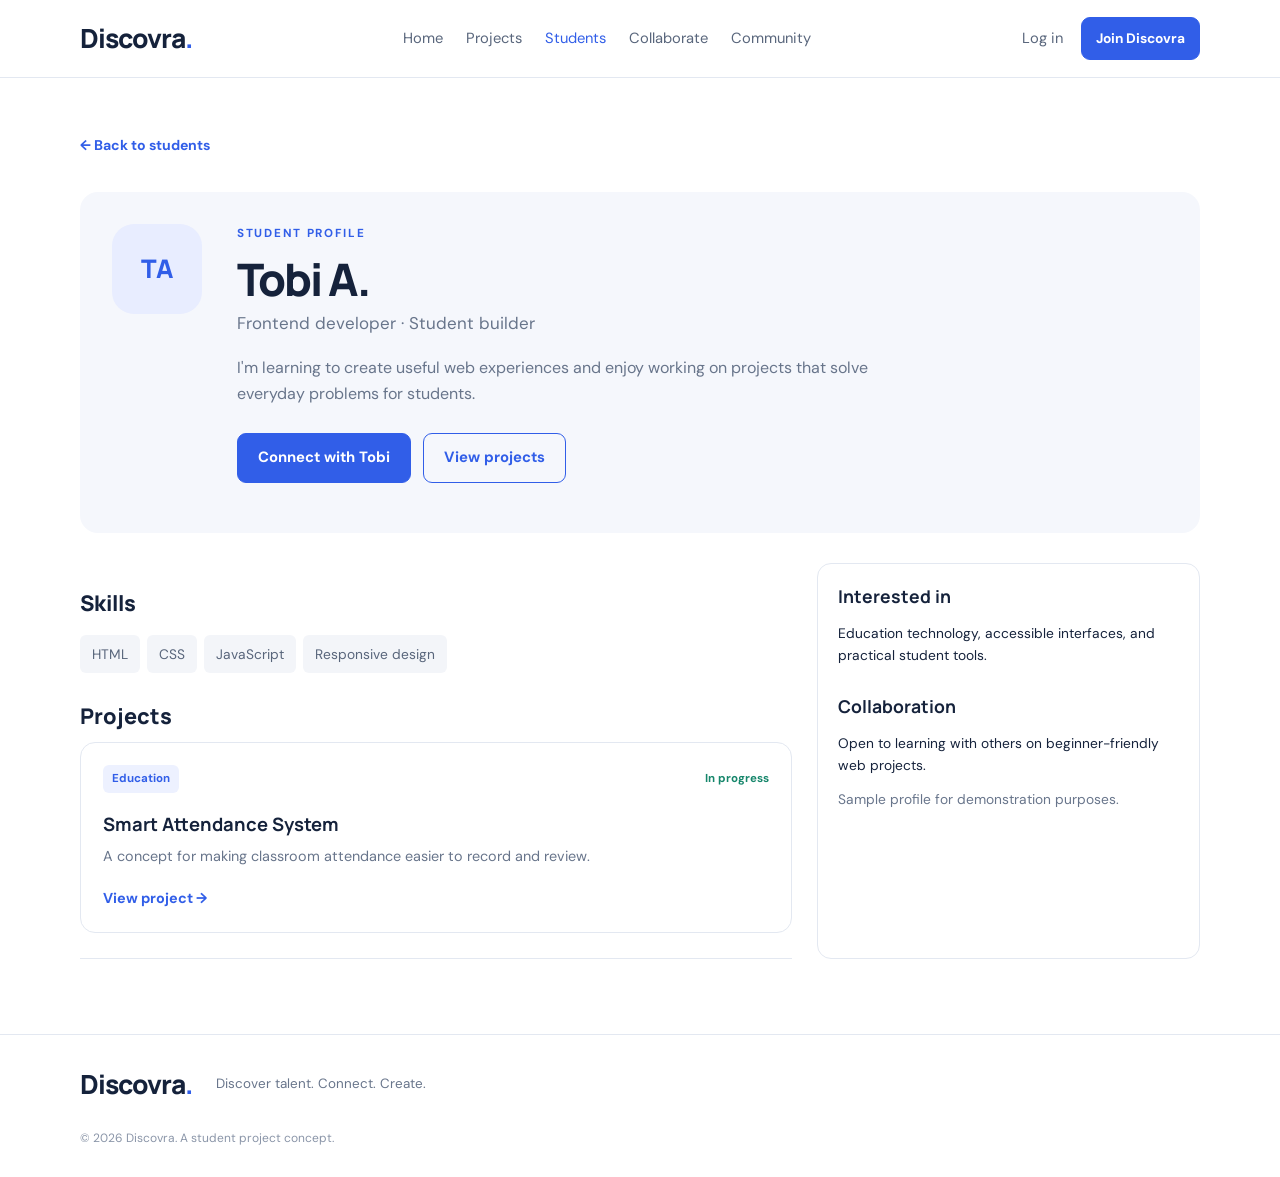
<file: other html/student-profile.html>
<!DOCTYPE html>
<html lang="en">

<head>
    <meta charset="UTF-8">
    <meta name="viewport" content="width=device-width, initial-scale=1.0">
    <title>Student Profile | Discovra</title>
    <link rel="stylesheet" href="../other css/style.css">
</head>

<body>
    <header class="site-header"><a class="brand" href="../index.html">Discovra<span>.</span></a><button class="menu-toggle"
            aria-label="Toggle navigation" aria-expanded="false">Menu</button>
        <nav class="main-nav"><a href="../index.html">Home</a><a href="../other html/projects.html">Projects</a><a class="active"
                href="../other html/students.html">Students</a><a href="../other html/collaborate.html">Collaborate</a><a
                href="../other html/community.html">Community</a></nav>
        <div class="header-actions"><a class="login-link" href="../other html/login.html">Log in</a><a class="button button-small"
                href="../other html/signup.html">Join Discovra</a></div>
    </header>
    <main class="container page-main"><a class="back-link" href="../other html/students.html">← Back to students</a>
        <section class="profile-hero">
            <div class="avatar avatar-large">TA</div>
            <div>
                <p class="eyebrow">Student profile</p>
                <h1>Tobi A.</h1>
                <p class="lead">Frontend developer · Student builder</p>
                <p>I'm learning to create useful web experiences and enjoy working on projects that solve everyday
                    problems for students.</p>
                <div class="hero-actions"><a class="button" href="login.html">Connect with Tobi</a><a
                        class="button button-outline" href="projects.html">View projects</a></div>
            </div>
        </section>
        <div class="profile-columns">
            <section class="content-section">
                <h2>Skills</h2>
                <div class="tag-row large-tags"><span>HTML</span><span>CSS</span><span>JavaScript</span><span>Responsive
                        design</span></div>
                <h2 class="spaced-heading">Projects</h2>
                <article class="project-card">
                    <div class="card-top"><span class="tag">Education</span><span class="project-state">In
                            progress</span></div>
                    <h3>Smart Attendance System</h3>
                    <p>A concept for making classroom attendance easier to record and review.</p><a class="text-link"
                        href="project-details.html">View project →</a>
                </article>
            </section>
            <aside class="side-card">
                <h3>Interested in</h3>
                <p>Education technology, accessible interfaces, and practical student tools.</p>
                <h3 class="spaced-heading">Collaboration</h3>
                <p>Open to learning with others on beginner-friendly web projects.</p>
                <p class="tiny-note">Sample profile for demonstration purposes.</p>
            </aside>
        </div>
    </main>
    <footer class="site-footer">
        <div class="container footer-inner"><a class="brand" href="index.html">Discovra<span>.</span></a>
            <p>Discover talent. Connect. Create.</p><small>© 2026 Discovra. A student project concept.</small>
        </div>
    </footer>
    <script src="../script.js"></script>
</body>

</html>
</file>
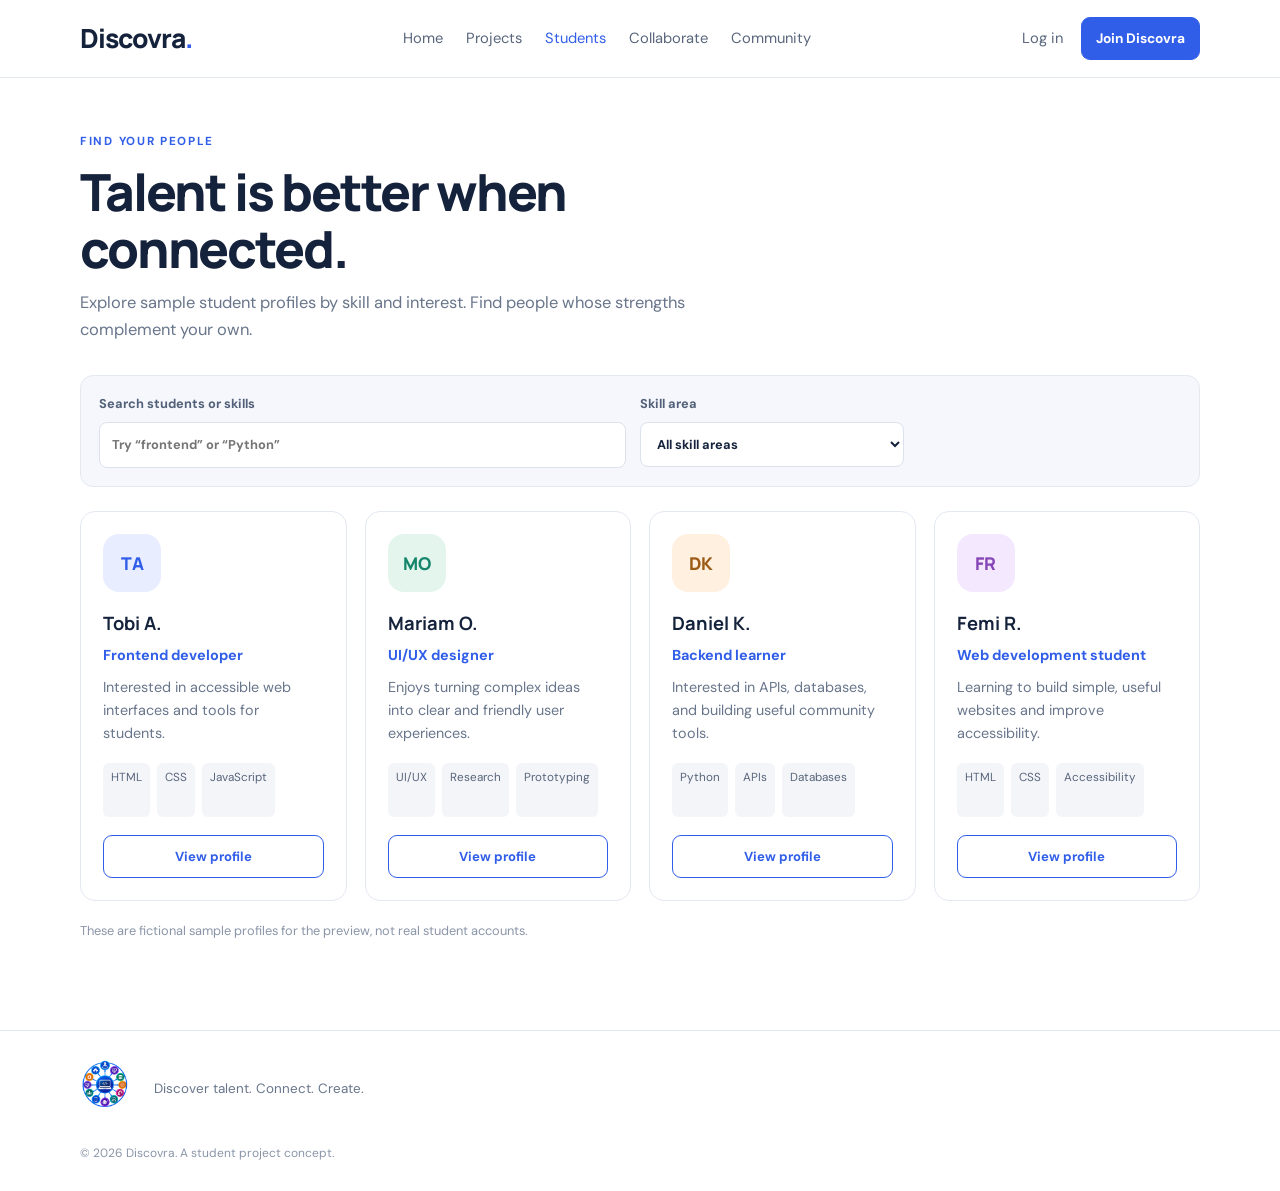
<file: other html/students.html>
<!DOCTYPE html>
<html lang="en">

<head>
    <meta charset="UTF-8">
    <meta name="viewport" content="width=device-width, initial-scale=1.0">
    <title>Discover Students | Discovra</title>
    <link rel="stylesheet" href="../other css/style.css">
</head>

<body>
    <header class="site-header"><a class="brand" href="../index.html">Discovra<span>.</span></a><button class="menu-toggle"
            aria-label="Toggle navigation" aria-expanded="false">Menu</button>
        <nav class="main-nav"><a href="../index.html">Home</a><a href="../other html/projects.html">Projects</a><a class="active"
                href="../other html/students.html">Students</a><a href="../other html/collaborate.html">Collaborate</a><a
                href="../other html/community.html">Community</a></nav>
        <div class="header-actions"><a class="login-link" href="../other html/login.html">Log in</a><a class="button button-small"
                href="../other html/signup.html">Join Discovra</a></div>
    </header>
    <main class="container page-main">
        <section class="page-intro">
            <p class="eyebrow">Find your people</p>
            <h1>Talent is better when connected.</h1>
            <p>Explore sample student profiles by skill and interest. Find people whose strengths complement your own.
            </p>
        </section>
        <div class="filter-bar"><label class="search-field"><span>Search students or skills</span><input
                    id="student-search" type="search" placeholder="Try “frontend” or “Python”"></label><label
                class="filter-field"><span>Skill area</span><select id="skill-filter">
                    <option value="all">All skill areas</option>
                    <option>Frontend</option>
                    <option>Backend</option>
                    <option>UI/UX Design</option>
                    <option>Python</option>
                </select></label></div>
        <div class="card-grid student-grid" id="students-list">
            <article class="student-card searchable-student" data-name="tobi frontend html css javascript education">
                <div class="avatar">TA</div>
                <h3>Tobi A.</h3>
                <p class="student-role">Frontend developer</p>
                <p>Interested in accessible web interfaces and tools for students.</p>
                <div class="tag-row"><span>HTML</span><span>CSS</span><span>JavaScript</span></div><a
                    class="button button-outline button-full" href="student-profile.html">View profile</a>
            </article>
            <article class="student-card searchable-student" data-name="mariam ui ux design prototyping research">
                <div class="avatar avatar-alt">MO</div>
                <h3>Mariam O.</h3>
                <p class="student-role">UI/UX designer</p>
                <p>Enjoys turning complex ideas into clear and friendly user experiences.</p>
                <div class="tag-row"><span>UI/UX</span><span>Research</span><span>Prototyping</span></div><a
                    class="button button-outline button-full" href="../other html/student-profile.html">View profile</a>
            </article>
            <article class="student-card searchable-student" data-name="daniel backend python database">
                <div class="avatar avatar-third">DK</div>
                <h3>Daniel K.</h3>
                <p class="student-role">Backend learner</p>
                <p>Interested in APIs, databases, and building useful community tools.</p>
                <div class="tag-row"><span>Python</span><span>APIs</span><span>Databases</span></div><a
                    class="button button-outline button-full" href="../other html/student-profile.html">View profile</a>
            </article>
            <article class="student-card searchable-student" data-name="femi frontend web design html css">
                <div class="avatar avatar-fourth">FR</div>
                <h3>Femi R.</h3>
                <p class="student-role">Web development student</p>
                <p>Learning to build simple, useful websites and improve accessibility.</p>
                <div class="tag-row"><span>HTML</span><span>CSS</span><span>Accessibility</span></div><a
                    class="button button-outline button-full" href="../other html/student-profile.html">View profile</a>
            </article>
            <p id="student-empty-state" class="empty-state" hidden>No profiles match your search.</p>
        </div>
        <p class="demo-note">These are fictional sample profiles for the preview, not real student accounts.</p>
    </main>
    <footer class="site-footer">
        <div class="container footer-inner"><a class="brand" href="../index (2).html"><img src="../images/discovra logo.png" alt="" width="50px"><span></span></a>
            <p>Discover talent. Connect. Create.</p><small>© 2026 Discovra. A student project concept.</small>
        </div>
    </footer>
    <script src="../script.js"></script>
</body>

</html>
</file>
<file: style.css>
@import url('https://fonts.googleapis.com/css2?family=DM+Sans:wght@400;500;600;700&family=Manrope:wght@400;500;600;700;800&display=swap');

:root {
    --ink: #15223b;
    --muted: #68758b;
    --brand: #315ee8;
    --brand-dark: #2347bc;
    --line: #e3e8f1;
    --soft: #f5f7fc;
    --white: #fff;
    --green: #16866b;
    --shadow: 0 18px 45px rgba(29, 47, 88, .08)
}

* {
    box-sizing: border-box
}

html {
    scroll-behavior: smooth
}

body {
    margin: 0;
    font-family: 'DM Sans', sans-serif;
    color: var(--ink);
    background: #fff;
    line-height: 1.6
}

a {
    color: inherit;
    text-decoration: none
}

button,
input,
select {
    font: inherit
}

.container {
    width: min(1120px, calc(100% - 40px));
    margin-inline: auto
}

.site-header {
    min-height: 78px;
    display: flex;
    align-items: center;
    justify-content: space-between;
    gap: 24px;
    padding: 14px max(24px, calc((100vw - 1120px)/2));
    border-bottom: 1px solid var(--line);
    background: rgba(255, 255, 255, .96);
    position: sticky;
    top: 0;
    z-index: 10
}

.brand {
    font-family: Manrope, sans-serif;
    font-weight: 800;
    font-size: 1.65rem;
    letter-spacing: -1px;
    white-space: nowrap
}

.brand span {
    color: var(--brand)
}

.main-nav,
.header-actions {
    display: flex;
    align-items: center;
    gap: 23px
}

.main-nav a,
.login-link {
    font-size: .92rem;
    color: #59667c;
    transition: color .2s
}

.main-nav a:hover,
.main-nav a.active,
.login-link:hover {
    color: var(--brand)
}

.header-actions {
    gap: 18px
}

.button {
    display: inline-flex;
    justify-content: center;
    align-items: center;
    border: 1px solid var(--brand);
    background: var(--brand);
    color: white;
    padding: 12px 20px;
    border-radius: 9px;
    font-weight: 700;
    font-size: .93rem;
    cursor: pointer;
    transition: transform .2s, background .2s
}

.button:hover {
    background: var(--brand-dark);
    transform: translateY(-1px)
}

.button-small {
    padding: 9px 14px;
    font-size: .86rem
}

.button-outline {
    background: transparent;
    color: var(--brand)
}

.button-outline:hover {
    color: white
}

.button-light {
    background: white;
    border-color: white;
    color: var(--brand)
}

.button-light:hover {
    background: #edf1ff;
    color: var(--brand-dark)
}

.button-full {
    width: 100%
}

.menu-toggle {
    display: none;
    background: white;
    border: 1px solid var(--line);
    padding: 7px 10px;
    border-radius: 7px;
    color: var(--ink)
}

.hero {
    display: grid;
    grid-template-columns: 1.1fr .9fr;
    gap: 64px;
    align-items: center;
    padding-top: 82px;
    padding-bottom: 82px
}

.eyebrow {
    text-transform: uppercase;
    letter-spacing: 1.7px;
    font-size: .73rem;
    font-weight: 700;
    color: var(--brand);
    margin: 0 0 12px
}

.hero h1,
.page-intro h1,
.profile-hero h1 {
    font-family: Manrope, sans-serif;
    font-size: clamp(2.5rem, 5vw, 4.3rem);
    line-height: 1.12;
    letter-spacing: -2px;
    margin: 0 0 22px;
    font-weight: 800
}

.hero h1 span {
    color: var(--brand)
}

.hero-text {
    font-size: 1.1rem;
    max-width: 570px;
    color: var(--muted);
    line-height: 1.8
}

.hero-actions {
    display: flex;
    flex-wrap: wrap;
    gap: 12px;
    margin: 27px 0 18px
}

.small-note,
.demo-note,
.tiny-note {
    font-size: .8rem;
    color: #8a95a8
}

.hero-panel {
    border: 1px solid #e3e9f6;
    border-radius: 22px;
    padding: 30px;
    background: linear-gradient(145deg, #f7f9ff, #fff);
    box-shadow: var(--shadow);
    position: relative;
    overflow: hidden
}

.hero-panel:after {
    content: "";
    position: absolute;
    width: 190px;
    height: 190px;
    border-radius: 50%;
    background: #e7edff;
    right: -85px;
    top: -95px;
    z-index: 0
}

.panel-top,
.hero-panel h2,
.hero-panel>p,
.mini-stat-grid,
.panel-footer {
    position: relative;
    z-index: 1
}

.panel-top {
    font-size: .82rem;
    font-weight: 700;
    color: var(--muted);
    display: flex;
    align-items: center;
    gap: 9px
}

.status-dot {
    height: 8px;
    width: 8px;
    border-radius: 50%;
    background: #1ca67d
}

.hero-panel h2 {
    font: 800 1.8rem Manrope, sans-serif;
    line-height: 1.25;
    margin: 24px 0 8px
}

.hero-panel>p {
    color: var(--muted);
    margin: 0
}

.mini-stat-grid {
    display: grid;
    grid-template-columns: 1fr 1fr;
    gap: 12px;
    margin-top: 27px
}

.mini-stat-grid div {
    background: white;
    border: 1px solid var(--line);
    border-radius: 12px;
    padding: 15px
}

.mini-stat-grid strong,
.mini-stat-grid span {
    display: block
}

.mini-stat-grid strong {
    font-size: .95rem
}

.mini-stat-grid span {
    font-size: .8rem;
    color: var(--muted);
    margin-top: 3px
}

.panel-footer {
    border-top: 1px solid var(--line);
    margin-top: 22px;
    padding-top: 16px;
    font-size: .83rem;
    color: var(--brand);
    font-weight: 700
}

.section {
    padding-top: 35px;
    padding-bottom: 80px
}

.section-heading {
    display: flex;
    align-items: end;
    justify-content: space-between;
    gap: 20px;
    margin-bottom: 25px
}

.section-heading h2,
.split-section h2,
.compact-section h2 {
    font: 800 clamp(1.7rem, 3vw, 2.4rem)/1.2 Manrope, sans-serif;
    letter-spacing: -.8px;
    margin: 0
}

.text-link {
    color: var(--brand);
    font-weight: 700;
    font-size: .9rem
}

.text-link:hover {
    text-decoration: underline
}

.card-grid {
    display: grid;
    gap: 18px
}

.project-grid {
    grid-template-columns: repeat(3, minmax(0, 1fr))
}

.project-card,
.student-card,
.content-card {
    border: 1px solid var(--line);
    border-radius: 15px;
    background: white;
    padding: 22px;
    transition: box-shadow .2s, border-color .2s
}

.project-card:hover,
.student-card:hover,
.content-card:hover {
    box-shadow: var(--shadow);
    border-color: #cdd7f7
}

.card-top {
    display: flex;
    align-items: center;
    justify-content: space-between;
    gap: 8px;
    flex-wrap: wrap
}

.tag {
    background: #edf1ff;
    color: var(--brand);
    padding: 5px 9px;
    border-radius: 6px;
    font-size: .72rem;
    font-weight: 700
}

.project-state {
    font-size: .72rem;
    color: var(--green);
    font-weight: 700
}

.project-card h3,
.student-card h3 {
    font: 700 1.15rem Manrope, sans-serif;
    margin: 18px 0 8px
}

.project-card p,
.student-card p,
.content-card p {
    color: var(--muted);
    font-size: .9rem;
    margin: 0 0 16px
}

.tag-row {
    display: flex;
    flex-wrap: wrap;
    gap: 7px;
    margin: 18px 0
}

.tag-row span,
.role-pills span {
    font-size: .73rem;
    color: #58657b;
    background: #f3f5f9;
    padding: 5px 8px;
    border-radius: 6px
}

.card-bottom {
    border-top: 1px solid var(--line);
    padding-top: 14px;
    margin-top: 18px;
    display: flex;
    justify-content: space-between;
    gap: 10px;
    align-items: center;
    font-size: .79rem;
    color: var(--muted)
}

.card-bottom a {
    color: var(--brand);
    font-weight: 700
}

.demo-note {
    margin-top: 20px
}

.section-soft {
    background: var(--soft);
    padding: 70px 0
}

.split-section {
    display: grid;
    grid-template-columns: .9fr 1.1fr;
    gap: 65px;
    align-items: center
}

.split-section h2 {
    margin-bottom: 15px
}

.section-text {
    color: var(--muted);
    max-width: 510px;
    margin-bottom: 24px
}

.feature-list {
    display: grid;
    gap: 12px
}

.feature-item {
    display: flex;
    gap: 17px;
    background: white;
    border: 1px solid var(--line);
    padding: 18px;
    border-radius: 12px
}

.feature-number {
    font: 800 1.2rem Manrope, sans-serif;
    color: var(--brand)
}

.feature-item h3 {
    margin: 0 0 4px;
    font-size: 1rem
}

.feature-item p {
    margin: 0;
    color: var(--muted);
    font-size: .88rem
}

.cta-section {
    margin-top: 75px;
    margin-bottom: 75px;
    border-radius: 20px;
    background: var(--brand);
    color: white;
    text-align: center;
    padding: 55px 25px
}

.cta-section .eyebrow {
    color: #d8e1ff
}

.cta-section h2 {
    font: 800 clamp(1.8rem, 4vw, 2.7rem)/1.2 Manrope, sans-serif;
    margin: 0 0 12px
}

.cta-section p:not(.eyebrow) {
    color: #e0e7ff;
    max-width: 600px;
    margin: 0 auto 25px
}

.site-footer {
    border-top: 1px solid var(--line);
    padding: 28px 0
}

.footer-inner {
    display: flex;
    align-items: center;
    gap: 24px;
    flex-wrap: wrap
}

.footer-inner p {
    color: var(--muted);
    font-size: .84rem;
    margin: 0 auto 0 0
}

.footer-links {
    display: flex;
    gap: 16px;
    font-size: .82rem;
    color: var(--muted)
}

.footer-inner small {
    width: 100%;
    font-size: .75rem;
    color: #8a95a8
}

.page-main {
    padding-top: 54px;
    padding-bottom: 75px
}

.page-intro {
    max-width: 720px;
    margin-bottom: 32px
}

.page-intro h1 {
    font-size: clamp(2.2rem, 4vw, 3.5rem);
    margin-bottom: 13px
}

.page-intro>p:last-child {
    font-size: 1.03rem;
    color: var(--muted);
    max-width: 650px;
    margin: 0
}

.filter-bar {
    display: grid;
    grid-template-columns: 2fr 1fr 1fr;
    gap: 14px;
    padding: 18px;
    background: var(--soft);
    border: 1px solid var(--line);
    border-radius: 13px;
    margin-bottom: 24px
}

.filter-bar label,
.auth-card label {
    display: flex;
    flex-direction: column;
    gap: 7px;
    font-size: .8rem;
    font-weight: 700;
    color: #526078
}

.filter-bar input,
.filter-bar select,
.auth-card input,
.auth-card select {
    width: 100%;
    border: 1px solid #dce2ed;
    background: white;
    border-radius: 8px;
    padding: 12px;
    color: var(--ink);
    outline: none
}

.filter-bar input:focus,
.filter-bar select:focus,
.auth-card input:focus,
.auth-card select:focus {
    border-color: var(--brand);
    box-shadow: 0 0 0 3px #315ee81a
}

.empty-state {
    grid-column: 1/-1;
    text-align: center;
    padding: 30px;
    color: var(--muted)
}

.center-action {
    text-align: center;
    margin-top: 28px
}

.detail-layout {
    display: grid;
    grid-template-columns: minmax(0, 1fr) 310px;
    gap: 35px;
    align-items: start
}

.back-link {
    display: inline-block;
    color: var(--brand);
    font-size: .88rem;
    font-weight: 700;
    margin-bottom: 20px
}

.detail-heading {
    padding-bottom: 25px;
    border-bottom: 1px solid var(--line)
}

.detail-heading h1 {
    font: 800 clamp(2.2rem, 4vw, 3.2rem)/1.15 Manrope, sans-serif;
    letter-spacing: -1.5px;
    margin: 16px 0
}

.lead {
    font-size: 1.06rem;
    color: var(--muted);
    line-height: 1.75
}

.content-section {
    padding: 25px 0;
    border-bottom: 1px solid var(--line)
}

.content-section h2 {
    font: 800 1.35rem Manrope, sans-serif;
    margin: 0 0 12px
}

.content-section p {
    color: var(--muted)
}

.clean-list {
    padding-left: 20px;
    color: var(--muted)
}

.clean-list li {
    margin: 8px 0
}

.role-list {
    display: grid;
    gap: 10px
}

.role-list div {
    border: 1px solid var(--line);
    border-radius: 10px;
    padding: 13px
}

.role-list strong,
.role-list span {
    display: block
}

.role-list span {
    color: var(--muted);
    font-size: .86rem;
    margin-top: 4px
}

.detail-sidebar {
    display: grid;
    gap: 15px;
    position: sticky;
    top: 100px
}

.side-card {
    border: 1px solid var(--line);
    border-radius: 14px;
    padding: 20px;
    background: white
}

.side-card h3 {
    font: 700 1.1rem Manrope, sans-serif;
    margin: 0 0 8px
}

.side-card p {
    font-size: .86rem
}

.muted,
.tiny-note {
    color: var(--muted)
}

.tiny-note {
    font-size: .75rem;
    line-height: 1.5
}

.info-row {
    display: flex;
    justify-content: space-between;
    gap: 10px;
    padding: 11px 0;
    border-bottom: 1px solid var(--line);
    font-size: .8rem
}

.info-row:last-child {
    border-bottom: 0
}

.info-row span {
    color: var(--muted)
}

.student-grid {
    grid-template-columns: repeat(4, minmax(0, 1fr))
}

.student-card {
    text-align: left
}

.avatar {
    width: 58px;
    height: 58px;
    display: grid;
    place-items: center;
    border-radius: 16px;
    background: #e8edff;
    color: var(--brand);
    font: 800 1.1rem Manrope, sans-serif
}

.avatar-alt {
    background: #e4f5ee;
    color: #16866b
}

.avatar-third {
    background: #fff0df;
    color: #9b5b16
}

.avatar-fourth {
    background: #f4e8ff;
    color: #8746b6
}

.student-role {
    color: var(--brand) !important;
    font-weight: 700;
    margin-bottom: 9px !important
}

.student-card .tag-row {
    min-height: 54px
}

.student-card .button {
    font-size: .82rem;
    padding: 10px
}

.profile-hero {
    display: grid;
    grid-template-columns: 100px 1fr;
    gap: 25px;
    align-items: start;
    background: var(--soft);
    padding: 32px;
    border-radius: 18px;
    margin: 15px 0 30px
}

.avatar-large {
    width: 90px;
    height: 90px;
    font-size: 1.6rem;
    border-radius: 22px
}

.profile-hero h1 {
    font-size: 2.8rem;
    margin: 0 0 5px
}

.profile-hero .lead {
    margin: 0 0 8px
}

.profile-hero p:not(.eyebrow):not(.lead) {
    color: var(--muted);
    max-width: 700px
}

.profile-columns {
    display: grid;
    grid-template-columns: 1.3fr .7fr;
    gap: 25px
}

.large-tags span {
    font-size: .86rem;
    padding: 8px 12px
}

.spaced-heading {
    margin-top: 28px !important
}

.notice-box {
    padding: 20px 22px;
    border: 1px solid #d7e1ff;
    background: #f6f8ff;
    border-radius: 12px;
    margin-bottom: 25px
}

.notice-box strong {
    font: 700 1rem Manrope, sans-serif
}

.notice-box p {
    color: var(--muted);
    margin-bottom: 0
}

.role-pills {
    display: flex;
    flex-wrap: wrap;
    gap: 7px;
    margin: 17px 0 20px
}

.compact-section {
    padding-top: 45px;
    padding-bottom: 20px
}

.compact-section h2 {
    margin-bottom: 12px
}

.community-grid {
    grid-template-columns: repeat(3, minmax(0, 1fr));
    margin-bottom: 25px
}

.community-grid .content-card {
    padding: 25px
}

.community-grid h2 {
    font: 800 1.2rem Manrope, sans-serif;
    margin: 0 0 12px
}

.status-label {
    font-size: .75rem;
    color: #94651c;
    background: #fff3d9;
    border-radius: 6px;
    padding: 5px 8px;
    height: max-content
}

.status-success {
    background: #e5f7ef;
    color: var(--green)
}

.dashboard-stats {
    display: grid;
    grid-template-columns: repeat(3, 1fr);
    gap: 15px;
    margin-bottom: 22px
}

.stat-card {
    border: 1px solid var(--line);
    border-radius: 13px;
    padding: 20px
}

.stat-card span,
.stat-card strong {
    display: block
}

.stat-card span {
    font-size: .84rem;
    color: var(--muted)
}

.stat-card strong {
    font: 800 2rem Manrope, sans-serif;
    margin-top: 5px
}

.dashboard-columns {
    display: grid;
    grid-template-columns: 1fr 1fr;
    gap: 20px
}

.dashboard-columns h2 {
    font: 800 1.25rem Manrope, sans-serif;
    margin: 0 0 17px
}

.dashboard-row {
    display: flex;
    justify-content: space-between;
    align-items: center;
    gap: 12px;
    padding: 15px 0;
    border-bottom: 1px solid var(--line);
    margin-bottom: 8px
}

.dashboard-row strong {
    font-size: .9rem
}

.dashboard-row p {
    font-size: .8rem;
    color: var(--muted);
    margin: 3px 0 0
}

.auth-page {
    min-height: 100vh;
    background: var(--soft)
}

.auth-page .site-header {
    position: static;
    padding-inline: max(24px, calc((100vw - 1120px)/2))
}

.auth-wrap {
    width: min(480px, calc(100% - 32px));
    margin: 50px auto 70px
}

.auth-card {
    background: white;
    border: 1px solid var(--line);
    box-shadow: var(--shadow);
    padding: 32px;
    border-radius: 17px
}

.auth-card h1 {
    font: 800 2rem/1.2 Manrope, sans-serif;
    letter-spacing: -.7px;
    margin: 0 0 10px
}

.auth-card>.muted {
    margin-bottom: 25px
}

.auth-card label {
    margin: 16px 0
}

.auth-card .button {
    margin-top: 8px
}

.form-message {
    font-size: .85rem;
    color: var(--green);
    min-height: 20px
}

.auth-switch {
    text-align: center;
    color: var(--muted);
    font-size: .85rem
}

.auth-switch a {
    color: var(--brand);
    font-weight: 700
}

@media(max-width:1000px) {
    .site-header {
        gap: 14px
    }

    .main-nav {
        gap: 13px
    }

    .main-nav a {
        font-size: .83rem
    }

    .hero {
        gap: 35px
    }

    .student-grid {
        grid-template-columns: repeat(2, minmax(0, 1fr))
    }

    .project-grid {
        grid-template-columns: repeat(2, minmax(0, 1fr))
    }

    .project-grid .project-card:last-child {
        grid-column: auto
    }
}

@media(max-width:760px) {
    .site-header {
        min-height: 70px;
        flex-wrap: wrap;
        padding: 12px 20px
    }

    .menu-toggle {
        display: block;
        margin-left: auto
    }

    .main-nav {
        display: none;
        order: 4;
        width: 100%;
        flex-direction: column;
        align-items: stretch;
        gap: 0;
        padding: 8px 0
    }

    .main-nav.open {
        display: flex
    }

    .main-nav a {
        padding: 10px 4px;
        border-top: 1px solid var(--line)
    }

    .header-actions {
        gap: 12px
    }

    .header-actions .login-link {
        display: none
    }

    .header-actions .button {
        padding: 8px 10px;
        font-size: .8rem
    }

    .hero {
        grid-template-columns: 1fr;
        padding-top: 55px;
        padding-bottom: 55px;
        gap: 32px
    }

    .hero h1 {
        font-size: clamp(2.45rem, 11vw, 3.7rem)
    }

    .section {
        padding-bottom: 55px
    }

    .section-heading {
        align-items: start;
        flex-direction: column
    }

    .project-grid,
    .community-grid {
        grid-template-columns: 1fr
    }

    .split-section {
        grid-template-columns: 1fr;
        gap: 30px
    }

    .cta-section {
        margin-top: 45px;
        margin-bottom: 45px
    }

    .footer-inner {
        gap: 12px
    }

    .footer-inner p {
        width: 100%;
        order: 3
    }

    .footer-links {
        width: 100%;
        order: 4
    }

    .footer-inner small {
        order: 5
    }

    .page-main {
        padding-top: 38px
    }

    .filter-bar {
        grid-template-columns: 1fr
    }

    .detail-layout {
        grid-template-columns: 1fr
    }

    .detail-sidebar {
        position: static;
        grid-row: 1
    }

    .detail-content {
        grid-row: 2
    }

    .student-grid {
        grid-template-columns: 1fr
    }

    .profile-hero {
        grid-template-columns: 1fr;
        padding: 23px
    }

    .profile-columns,
    .dashboard-columns {
        grid-template-columns: 1fr
    }

    .dashboard-stats {
        grid-template-columns: 1fr
    }

    .dashboard-stats .stat-card {
        padding: 14px
    }

    .dashboard-stats .stat-card strong {
        font-size: 1.5rem
    }

    .auth-wrap {
        margin-top: 30px
    }

    .auth-card {
        padding: 24px
    }
}

@media(prefers-reduced-motion:reduce) {
    html {
        scroll-behavior: auto
    }

    *,
    *::before,
    *::after {
        transition: none !important
    }
}
</file>
<file: other css/style.css>
@import url('https://fonts.googleapis.com/css2?family=DM+Sans:wght@400;500;600;700&family=Manrope:wght@400;500;600;700;800&display=swap');
:root{--ink:#15223b;--muted:#68758b;--brand:#315ee8;--brand-dark:#2347bc;--line:#e3e8f1;--soft:#f5f7fc;--white:#fff;--green:#16866b;--shadow:0 18px 45px rgba(29,47,88,.08)}
*{box-sizing:border-box}html{scroll-behavior:smooth}body{margin:0;font-family:'DM Sans',sans-serif;color:var(--ink);background:#fff;line-height:1.6}a{color:inherit;text-decoration:none}button,input,select{font:inherit}.container{width:min(1120px,calc(100% - 40px));margin-inline:auto}.site-header{min-height:78px;display:flex;align-items:center;justify-content:space-between;gap:24px;padding:14px max(24px,calc((100vw - 1120px)/2));border-bottom:1px solid var(--line);background:rgba(255,255,255,.96);position:sticky;top:0;z-index:10}.brand{font-family:Manrope,sans-serif;font-weight:800;font-size:1.65rem;letter-spacing:-1px;white-space:nowrap}.brand span{color:var(--brand)}.main-nav,.header-actions{display:flex;align-items:center;gap:23px}.main-nav a,.login-link{font-size:.92rem;color:#59667c;transition:color .2s}.main-nav a:hover,.main-nav a.active,.login-link:hover{color:var(--brand)}.header-actions{gap:18px}.button{display:inline-flex;justify-content:center;align-items:center;border:1px solid var(--brand);background:var(--brand);color:white;padding:12px 20px;border-radius:9px;font-weight:700;font-size:.93rem;cursor:pointer;transition:transform .2s,background .2s}.button:hover{background:var(--brand-dark);transform:translateY(-1px)}.button-small{padding:9px 14px;font-size:.86rem}.button-outline{background:transparent;color:var(--brand)}.button-outline:hover{color:white}.button-light{background:white;border-color:white;color:var(--brand)}.button-light:hover{background:#edf1ff;color:var(--brand-dark)}.button-full{width:100%}.menu-toggle{display:none;background:white;border:1px solid var(--line);padding:7px 10px;border-radius:7px;color:var(--ink)}
.hero{display:grid;grid-template-columns:1.1fr .9fr;gap:64px;align-items:center;padding-top:82px;padding-bottom:82px}.eyebrow{text-transform:uppercase;letter-spacing:1.7px;font-size:.73rem;font-weight:700;color:var(--brand);margin:0 0 12px}.hero h1,.page-intro h1,.profile-hero h1{font-family:Manrope,sans-serif;font-size:clamp(2.5rem,5vw,4.3rem);line-height:1.12;letter-spacing:-2px;margin:0 0 22px;font-weight:800}.hero h1 span{color:var(--brand)}.hero-text{font-size:1.1rem;max-width:570px;color:var(--muted);line-height:1.8}.hero-actions{display:flex;flex-wrap:wrap;gap:12px;margin:27px 0 18px}.small-note,.demo-note,.tiny-note{font-size:.8rem;color:#8a95a8}.hero-panel{border:1px solid #e3e9f6;border-radius:22px;padding:30px;background:linear-gradient(145deg,#f7f9ff,#fff);box-shadow:var(--shadow);position:relative;overflow:hidden}.hero-panel:after{content:"";position:absolute;width:190px;height:190px;border-radius:50%;background:#e7edff;right:-85px;top:-95px;z-index:0}.panel-top,.hero-panel h2,.hero-panel>p,.mini-stat-grid,.panel-footer{position:relative;z-index:1}.panel-top{font-size:.82rem;font-weight:700;color:var(--muted);display:flex;align-items:center;gap:9px}.status-dot{height:8px;width:8px;border-radius:50%;background:#1ca67d}.hero-panel h2{font:800 1.8rem Manrope,sans-serif;line-height:1.25;margin:24px 0 8px}.hero-panel>p{color:var(--muted);margin:0}.mini-stat-grid{display:grid;grid-template-columns:1fr 1fr;gap:12px;margin-top:27px}.mini-stat-grid div{background:white;border:1px solid var(--line);border-radius:12px;padding:15px}.mini-stat-grid strong,.mini-stat-grid span{display:block}.mini-stat-grid strong{font-size:.95rem}.mini-stat-grid span{font-size:.8rem;color:var(--muted);margin-top:3px}.panel-footer{border-top:1px solid var(--line);margin-top:22px;padding-top:16px;font-size:.83rem;color:var(--brand);font-weight:700}
.section{padding-top:35px;padding-bottom:80px}.section-heading{display:flex;align-items:end;justify-content:space-between;gap:20px;margin-bottom:25px}.section-heading h2,.split-section h2,.compact-section h2{font:800 clamp(1.7rem,3vw,2.4rem)/1.2 Manrope,sans-serif;letter-spacing:-.8px;margin:0}.text-link{color:var(--brand);font-weight:700;font-size:.9rem}.text-link:hover{text-decoration:underline}.card-grid{display:grid;gap:18px}.project-grid{grid-template-columns:repeat(3,minmax(0,1fr))}.project-card,.student-card,.content-card{border:1px solid var(--line);border-radius:15px;background:white;padding:22px;transition:box-shadow .2s,border-color .2s}.project-card:hover,.student-card:hover,.content-card:hover{box-shadow:var(--shadow);border-color:#cdd7f7}.card-top{display:flex;align-items:center;justify-content:space-between;gap:8px;flex-wrap:wrap}.tag{background:#edf1ff;color:var(--brand);padding:5px 9px;border-radius:6px;font-size:.72rem;font-weight:700}.project-state{font-size:.72rem;color:var(--green);font-weight:700}.project-card h3,.student-card h3{font:700 1.15rem Manrope,sans-serif;margin:18px 0 8px}.project-card p,.student-card p,.content-card p{color:var(--muted);font-size:.9rem;margin:0 0 16px}.tag-row{display:flex;flex-wrap:wrap;gap:7px;margin:18px 0}.tag-row span,.role-pills span{font-size:.73rem;color:#58657b;background:#f3f5f9;padding:5px 8px;border-radius:6px}.card-bottom{border-top:1px solid var(--line);padding-top:14px;margin-top:18px;display:flex;justify-content:space-between;gap:10px;align-items:center;font-size:.79rem;color:var(--muted)}.card-bottom a{color:var(--brand);font-weight:700}.demo-note{margin-top:20px}.section-soft{background:var(--soft);padding:70px 0}.split-section{display:grid;grid-template-columns:.9fr 1.1fr;gap:65px;align-items:center}.split-section h2{margin-bottom:15px}.section-text{color:var(--muted);max-width:510px;margin-bottom:24px}.feature-list{display:grid;gap:12px}.feature-item{display:flex;gap:17px;background:white;border:1px solid var(--line);padding:18px;border-radius:12px}.feature-number{font:800 1.2rem Manrope,sans-serif;color:var(--brand)}.feature-item h3{margin:0 0 4px;font-size:1rem}.feature-item p{margin:0;color:var(--muted);font-size:.88rem}.cta-section{margin-top:75px;margin-bottom:75px;border-radius:20px;background:var(--brand);color:white;text-align:center;padding:55px 25px}.cta-section .eyebrow{color:#d8e1ff}.cta-section h2{font:800 clamp(1.8rem,4vw,2.7rem)/1.2 Manrope,sans-serif;margin:0 0 12px}.cta-section p:not(.eyebrow){color:#e0e7ff;max-width:600px;margin:0 auto 25px}.site-footer{border-top:1px solid var(--line);padding:28px 0}.footer-inner{display:flex;align-items:center;gap:24px;flex-wrap:wrap}.footer-inner p{color:var(--muted);font-size:.84rem;margin:0 auto 0 0}.footer-links{display:flex;gap:16px;font-size:.82rem;color:var(--muted)}.footer-inner small{width:100%;font-size:.75rem;color:#8a95a8}
.page-main{padding-top:54px;padding-bottom:75px}.page-intro{max-width:720px;margin-bottom:32px}.page-intro h1{font-size:clamp(2.2rem,4vw,3.5rem);margin-bottom:13px}.page-intro>p:last-child{font-size:1.03rem;color:var(--muted);max-width:650px;margin:0}.filter-bar{display:grid;grid-template-columns:2fr 1fr 1fr;gap:14px;padding:18px;background:var(--soft);border:1px solid var(--line);border-radius:13px;margin-bottom:24px}.filter-bar label,.auth-card label{display:flex;flex-direction:column;gap:7px;font-size:.8rem;font-weight:700;color:#526078}.filter-bar input,.filter-bar select,.auth-card input,.auth-card select{width:100%;border:1px solid #dce2ed;background:white;border-radius:8px;padding:12px;color:var(--ink);outline:none}.filter-bar input:focus,.filter-bar select:focus,.auth-card input:focus,.auth-card select:focus{border-color:var(--brand);box-shadow:0 0 0 3px #315ee81a}.empty-state{grid-column:1/-1;text-align:center;padding:30px;color:var(--muted)}.center-action{text-align:center;margin-top:28px}.detail-layout{display:grid;grid-template-columns:minmax(0,1fr) 310px;gap:35px;align-items:start}.back-link{display:inline-block;color:var(--brand);font-size:.88rem;font-weight:700;margin-bottom:20px}.detail-heading{padding-bottom:25px;border-bottom:1px solid var(--line)}.detail-heading h1{font:800 clamp(2.2rem,4vw,3.2rem)/1.15 Manrope,sans-serif;letter-spacing:-1.5px;margin:16px 0}.lead{font-size:1.06rem;color:var(--muted);line-height:1.75}.content-section{padding:25px 0;border-bottom:1px solid var(--line)}.content-section h2{font:800 1.35rem Manrope,sans-serif;margin:0 0 12px}.content-section p{color:var(--muted)}.clean-list{padding-left:20px;color:var(--muted)}.clean-list li{margin:8px 0}.role-list{display:grid;gap:10px}.role-list div{border:1px solid var(--line);border-radius:10px;padding:13px}.role-list strong,.role-list span{display:block}.role-list span{color:var(--muted);font-size:.86rem;margin-top:4px}.detail-sidebar{display:grid;gap:15px;position:sticky;top:100px}.side-card{border:1px solid var(--line);border-radius:14px;padding:20px;background:white}.side-card h3{font:700 1.1rem Manrope,sans-serif;margin:0 0 8px}.side-card p{font-size:.86rem}.muted,.tiny-note{color:var(--muted)}.tiny-note{font-size:.75rem;line-height:1.5}.info-row{display:flex;justify-content:space-between;gap:10px;padding:11px 0;border-bottom:1px solid var(--line);font-size:.8rem}.info-row:last-child{border-bottom:0}.info-row span{color:var(--muted)}.student-grid{grid-template-columns:repeat(4,minmax(0,1fr))}.student-card{text-align:left}.avatar{width:58px;height:58px;display:grid;place-items:center;border-radius:16px;background:#e8edff;color:var(--brand);font:800 1.1rem Manrope,sans-serif}.avatar-alt{background:#e4f5ee;color:#16866b}.avatar-third{background:#fff0df;color:#9b5b16}.avatar-fourth{background:#f4e8ff;color:#8746b6}.student-role{color:var(--brand)!important;font-weight:700;margin-bottom:9px!important}.student-card .tag-row{min-height:54px}.student-card .button{font-size:.82rem;padding:10px}.profile-hero{display:grid;grid-template-columns:100px 1fr;gap:25px;align-items:start;background:var(--soft);padding:32px;border-radius:18px;margin:15px 0 30px}.avatar-large{width:90px;height:90px;font-size:1.6rem;border-radius:22px}.profile-hero h1{font-size:2.8rem;margin:0 0 5px}.profile-hero .lead{margin:0 0 8px}.profile-hero p:not(.eyebrow):not(.lead){color:var(--muted);max-width:700px}.profile-columns{display:grid;grid-template-columns:1.3fr .7fr;gap:25px}.large-tags span{font-size:.86rem;padding:8px 12px}.spaced-heading{margin-top:28px!important}.notice-box{padding:20px 22px;border:1px solid #d7e1ff;background:#f6f8ff;border-radius:12px;margin-bottom:25px}.notice-box strong{font:700 1rem Manrope,sans-serif}.notice-box p{color:var(--muted);margin-bottom:0}.role-pills{display:flex;flex-wrap:wrap;gap:7px;margin:17px 0 20px}.compact-section{padding-top:45px;padding-bottom:20px}.compact-section h2{margin-bottom:12px}.community-grid{grid-template-columns:repeat(3,minmax(0,1fr));margin-bottom:25px}.community-grid .content-card{padding:25px}.community-grid h2{font:800 1.2rem Manrope,sans-serif;margin:0 0 12px}.status-label{font-size:.75rem;color:#94651c;background:#fff3d9;border-radius:6px;padding:5px 8px;height:max-content}.status-success{background:#e5f7ef;color:var(--green)}.dashboard-stats{display:grid;grid-template-columns:repeat(3,1fr);gap:15px;margin-bottom:22px}.stat-card{border:1px solid var(--line);border-radius:13px;padding:20px}.stat-card span,.stat-card strong{display:block}.stat-card span{font-size:.84rem;color:var(--muted)}.stat-card strong{font:800 2rem Manrope,sans-serif;margin-top:5px}.dashboard-columns{display:grid;grid-template-columns:1fr 1fr;gap:20px}.dashboard-columns h2{font:800 1.25rem Manrope,sans-serif;margin:0 0 17px}.dashboard-row{display:flex;justify-content:space-between;align-items:center;gap:12px;padding:15px 0;border-bottom:1px solid var(--line);margin-bottom:8px}.dashboard-row strong{font-size:.9rem}.dashboard-row p{font-size:.8rem;color:var(--muted);margin:3px 0 0}
.auth-page{min-height:100vh;background:var(--soft)}.auth-page .site-header{position:static;padding-inline:max(24px,calc((100vw - 1120px)/2))}.auth-wrap{width:min(480px,calc(100% - 32px));margin:50px auto 70px}.auth-card{background:white;border:1px solid var(--line);box-shadow:var(--shadow);padding:32px;border-radius:17px}.auth-card h1{font:800 2rem/1.2 Manrope,sans-serif;letter-spacing:-.7px;margin:0 0 10px}.auth-card>.muted{margin-bottom:25px}.auth-card label{margin:16px 0}.auth-card .button{margin-top:8px}.form-message{font-size:.85rem;color:var(--green);min-height:20px}.auth-switch{text-align:center;color:var(--muted);font-size:.85rem}.auth-switch a{color:var(--brand);font-weight:700}
@media(max-width:1000px){.site-header{gap:14px}.main-nav{gap:13px}.main-nav a{font-size:.83rem}.hero{gap:35px}.student-grid{grid-template-columns:repeat(2,minmax(0,1fr))}.project-grid{grid-template-columns:repeat(2,minmax(0,1fr))}.project-grid .project-card:last-child{grid-column:auto}}
@media(max-width:760px){.site-header{min-height:70px;flex-wrap:wrap;padding:12px 20px}.menu-toggle{display:block;margin-left:auto}.main-nav{display:none;order:4;width:100%;flex-direction:column;align-items:stretch;gap:0;padding:8px 0}.main-nav.open{display:flex}.main-nav a{padding:10px 4px;border-top:1px solid var(--line)}.header-actions{gap:12px}.header-actions .login-link{display:none}.header-actions .button{padding:8px 10px;font-size:.8rem}.hero{grid-template-columns:1fr;padding-top:55px;padding-bottom:55px;gap:32px}.hero h1{font-size:clamp(2.45rem,11vw,3.7rem)}.section{padding-bottom:55px}.section-heading{align-items:start;flex-direction:column}.project-grid,.community-grid{grid-template-columns:1fr}.split-section{grid-template-columns:1fr;gap:30px}.cta-section{margin-top:45px;margin-bottom:45px}.footer-inner{gap:12px}.footer-inner p{width:100%;order:3}.footer-links{width:100%;order:4}.footer-inner small{order:5}.page-main{padding-top:38px}.filter-bar{grid-template-columns:1fr}.detail-layout{grid-template-columns:1fr}.detail-sidebar{position:static;grid-row:1}.detail-content{grid-row:2}.student-grid{grid-template-columns:1fr}.profile-hero{grid-template-columns:1fr;padding:23px}.profile-columns,.dashboard-columns{grid-template-columns:1fr}.dashboard-stats{grid-template-columns:1fr}.dashboard-stats .stat-card{padding:14px}.dashboard-stats .stat-card strong{font-size:1.5rem}.auth-wrap{margin-top:30px}.auth-card{padding:24px}}
@media(prefers-reduced-motion:reduce){html{scroll-behavior:auto}*,*::before,*::after{transition:none!important}}
</file>
